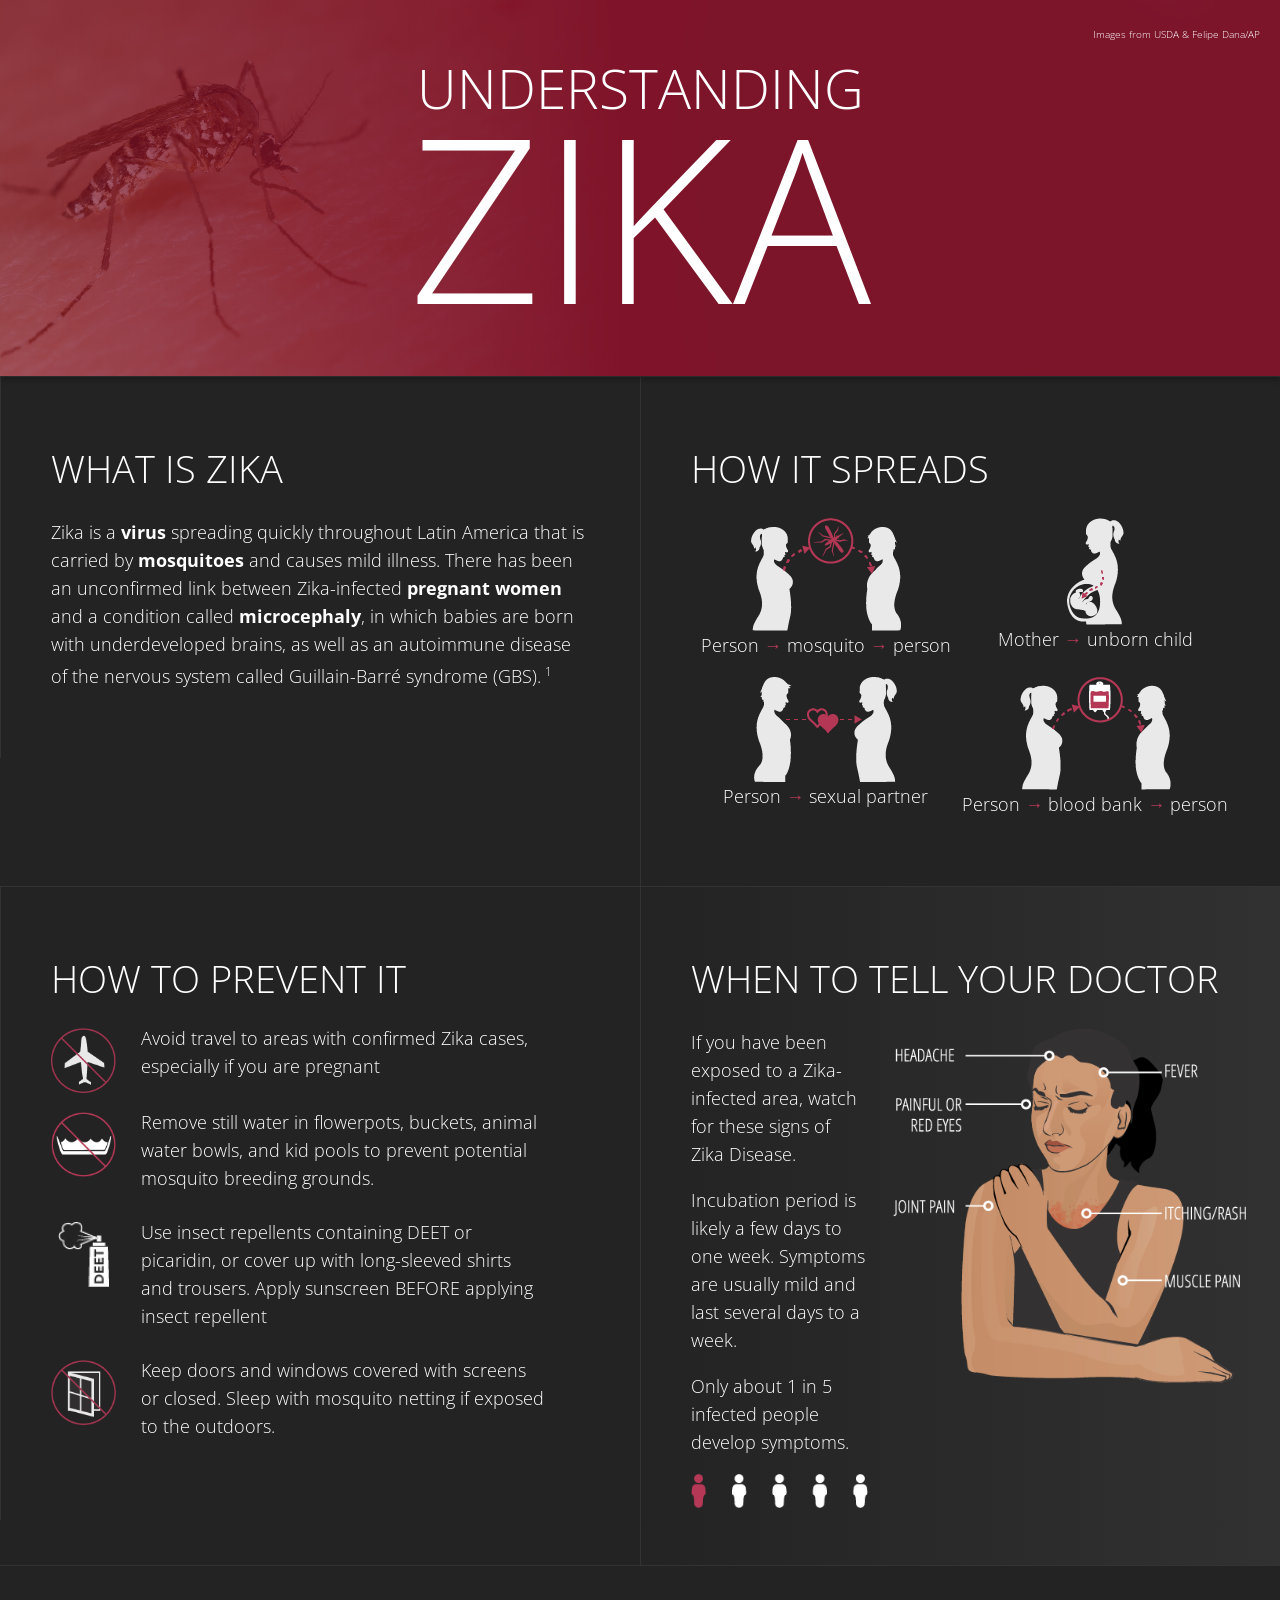
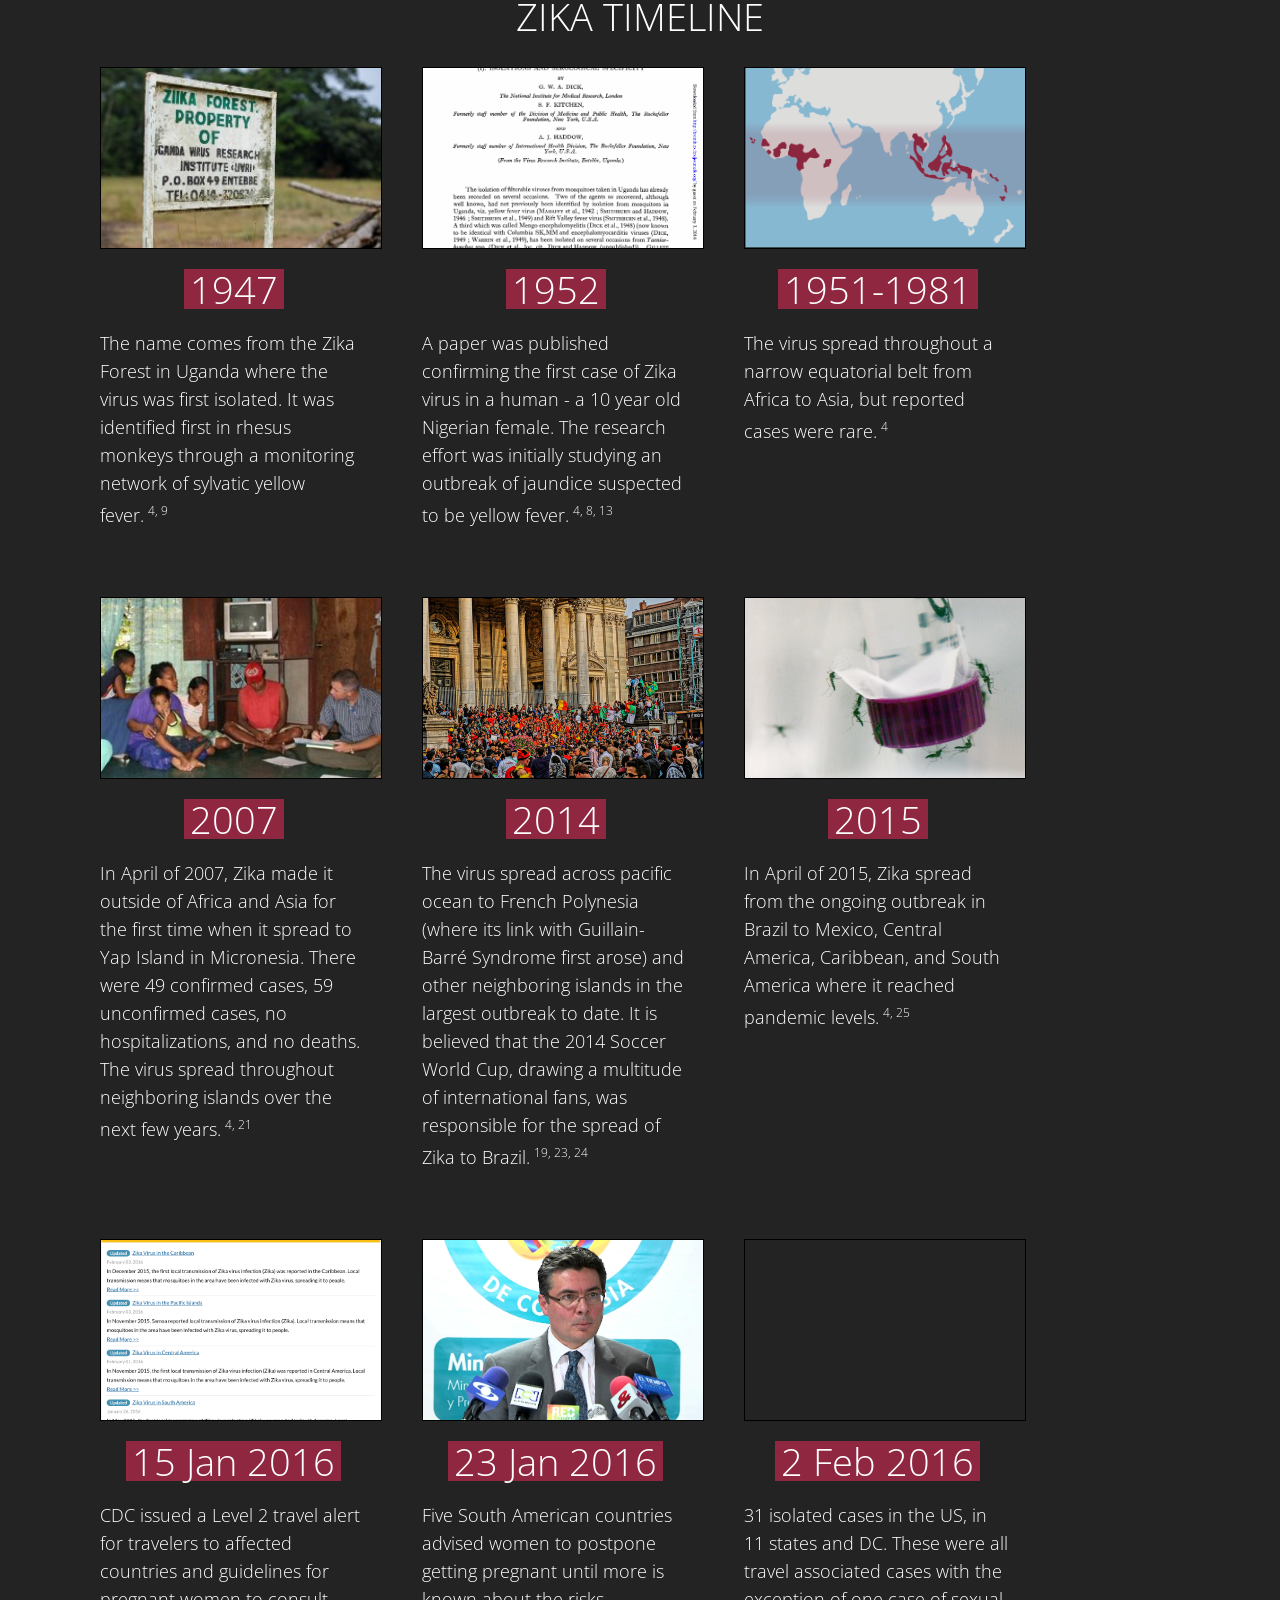
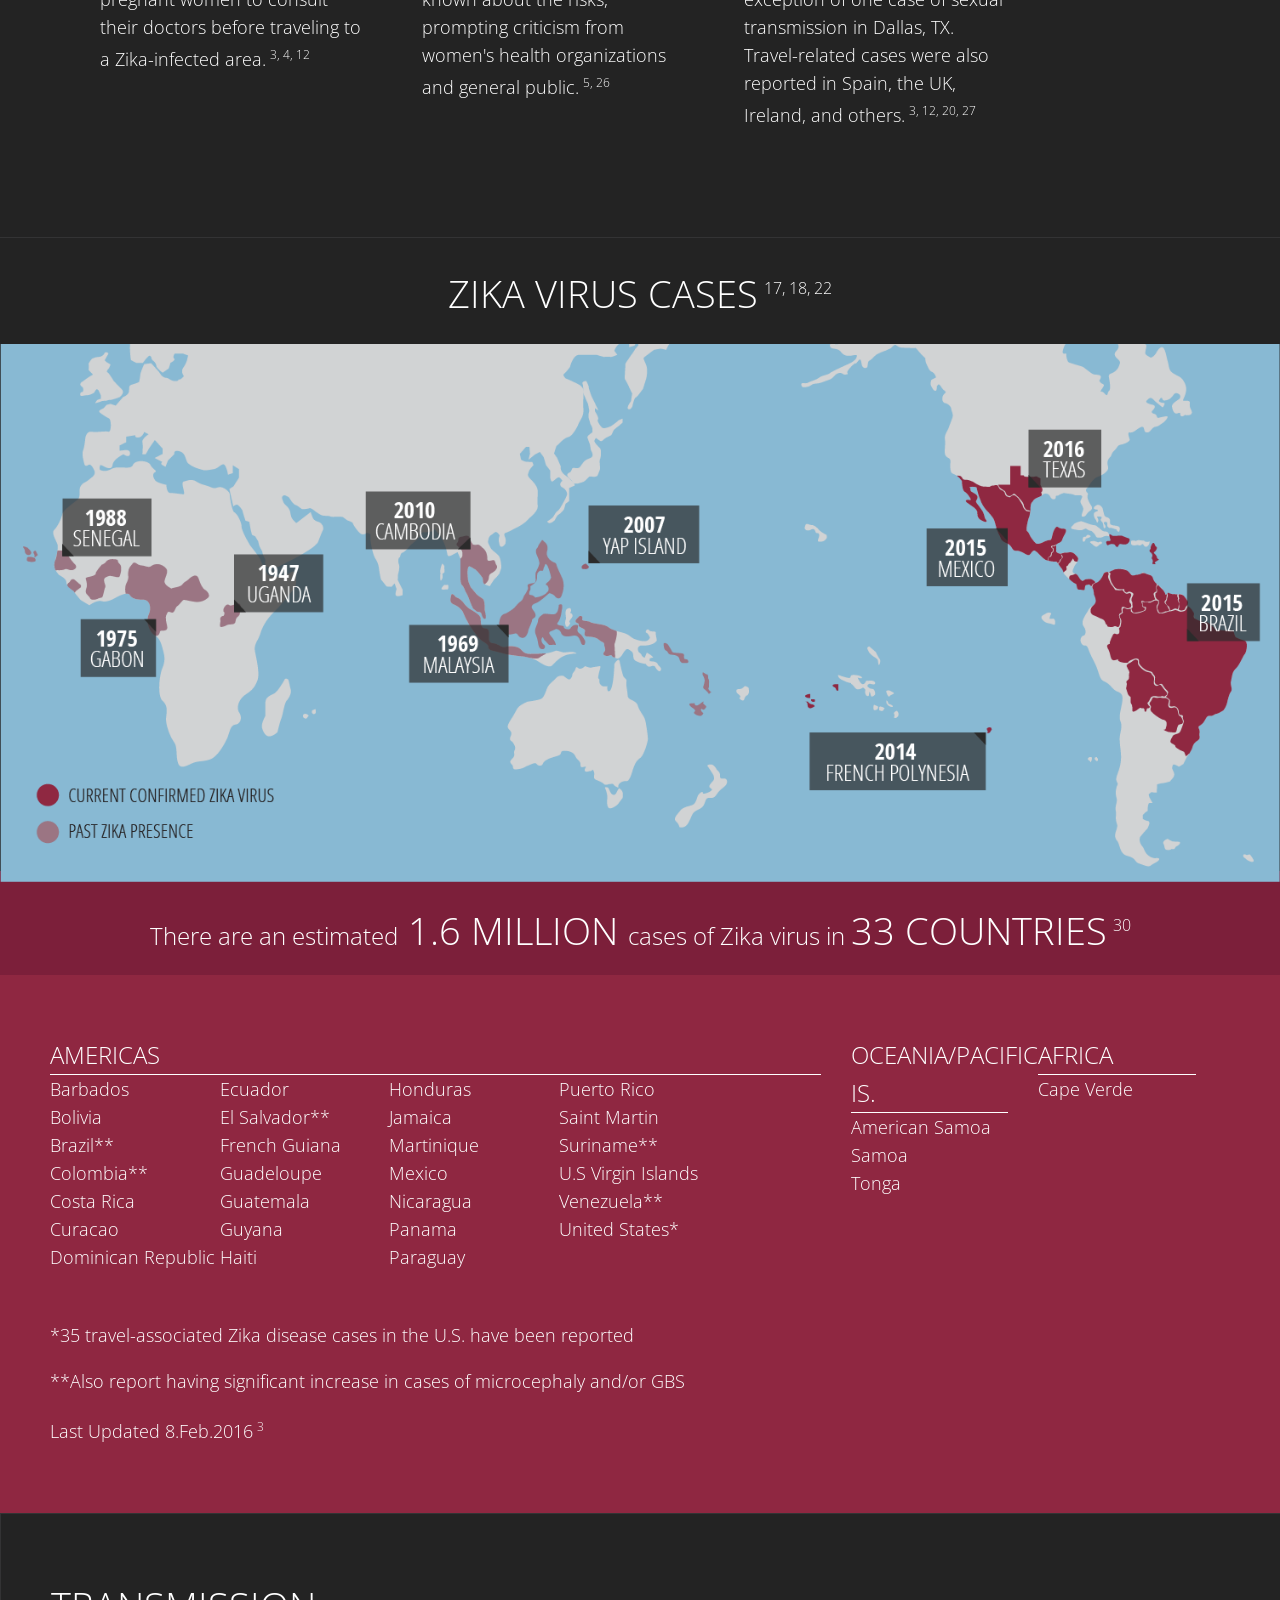
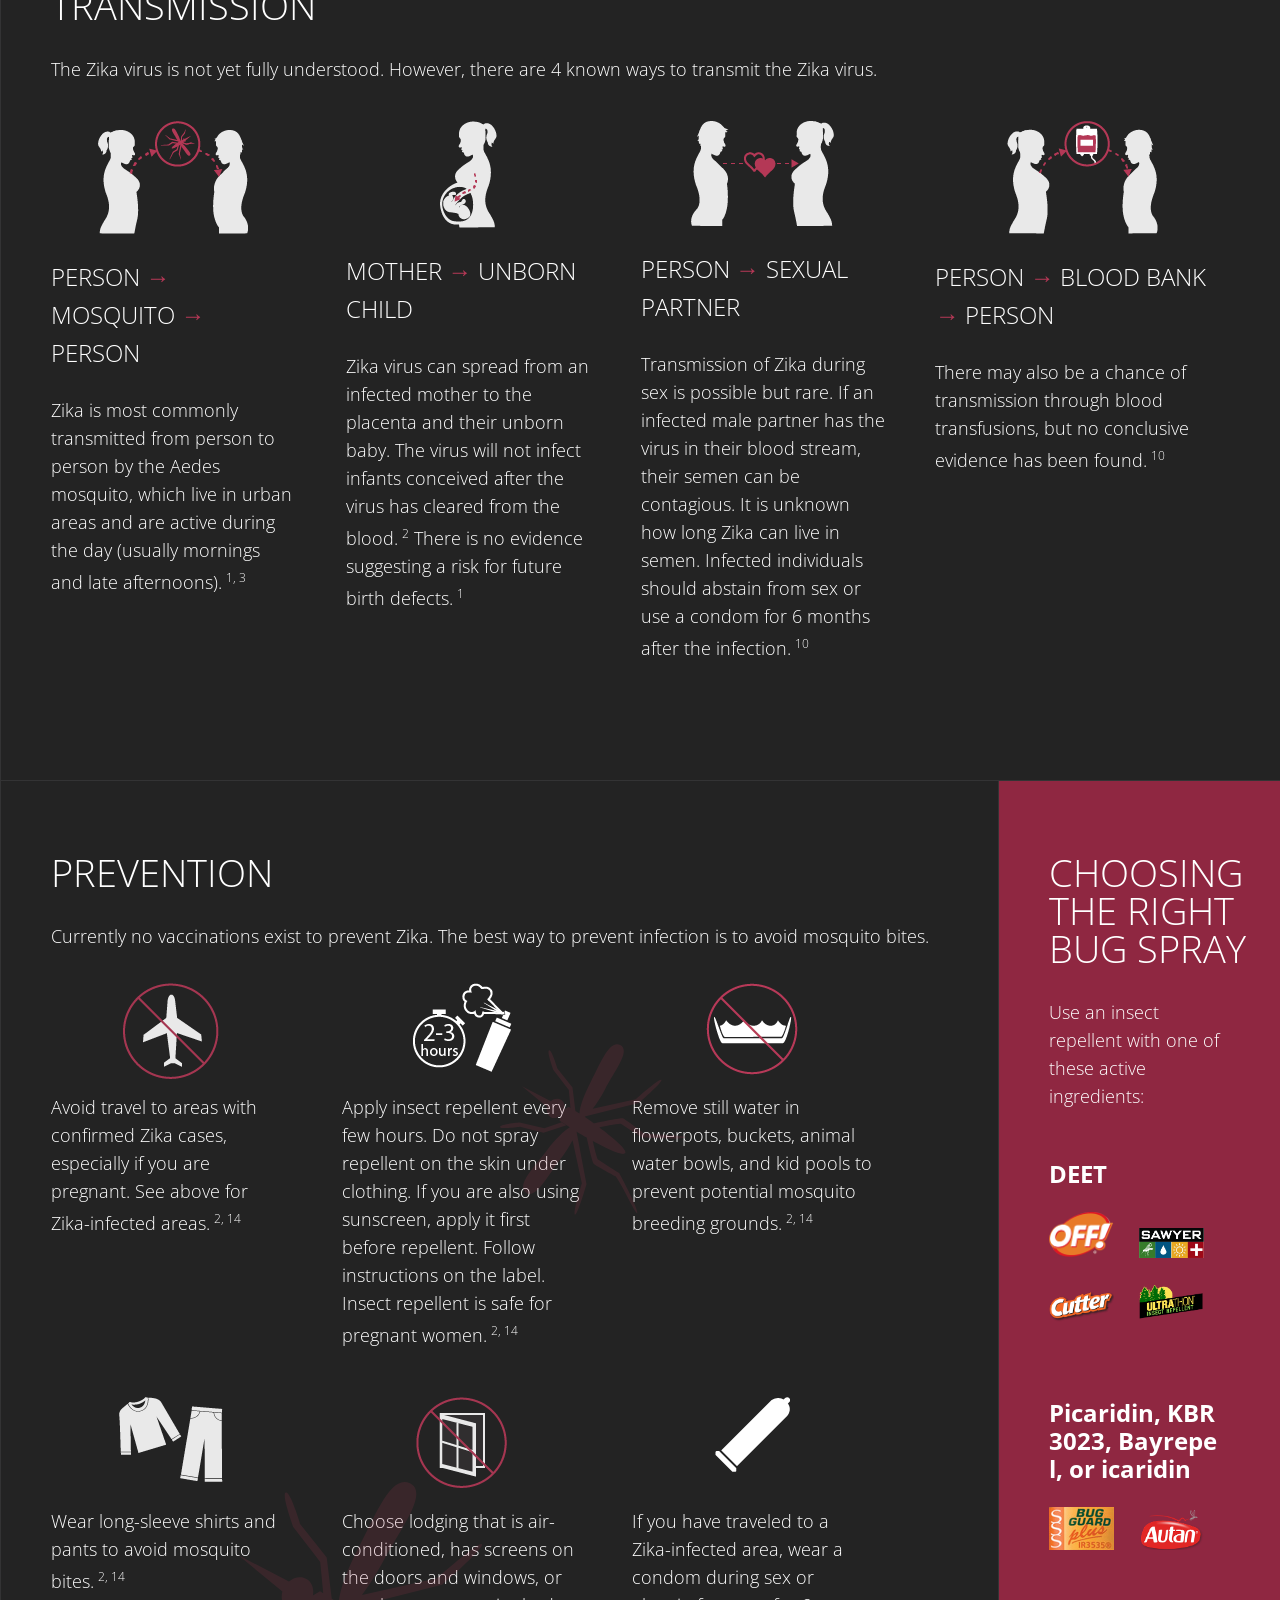
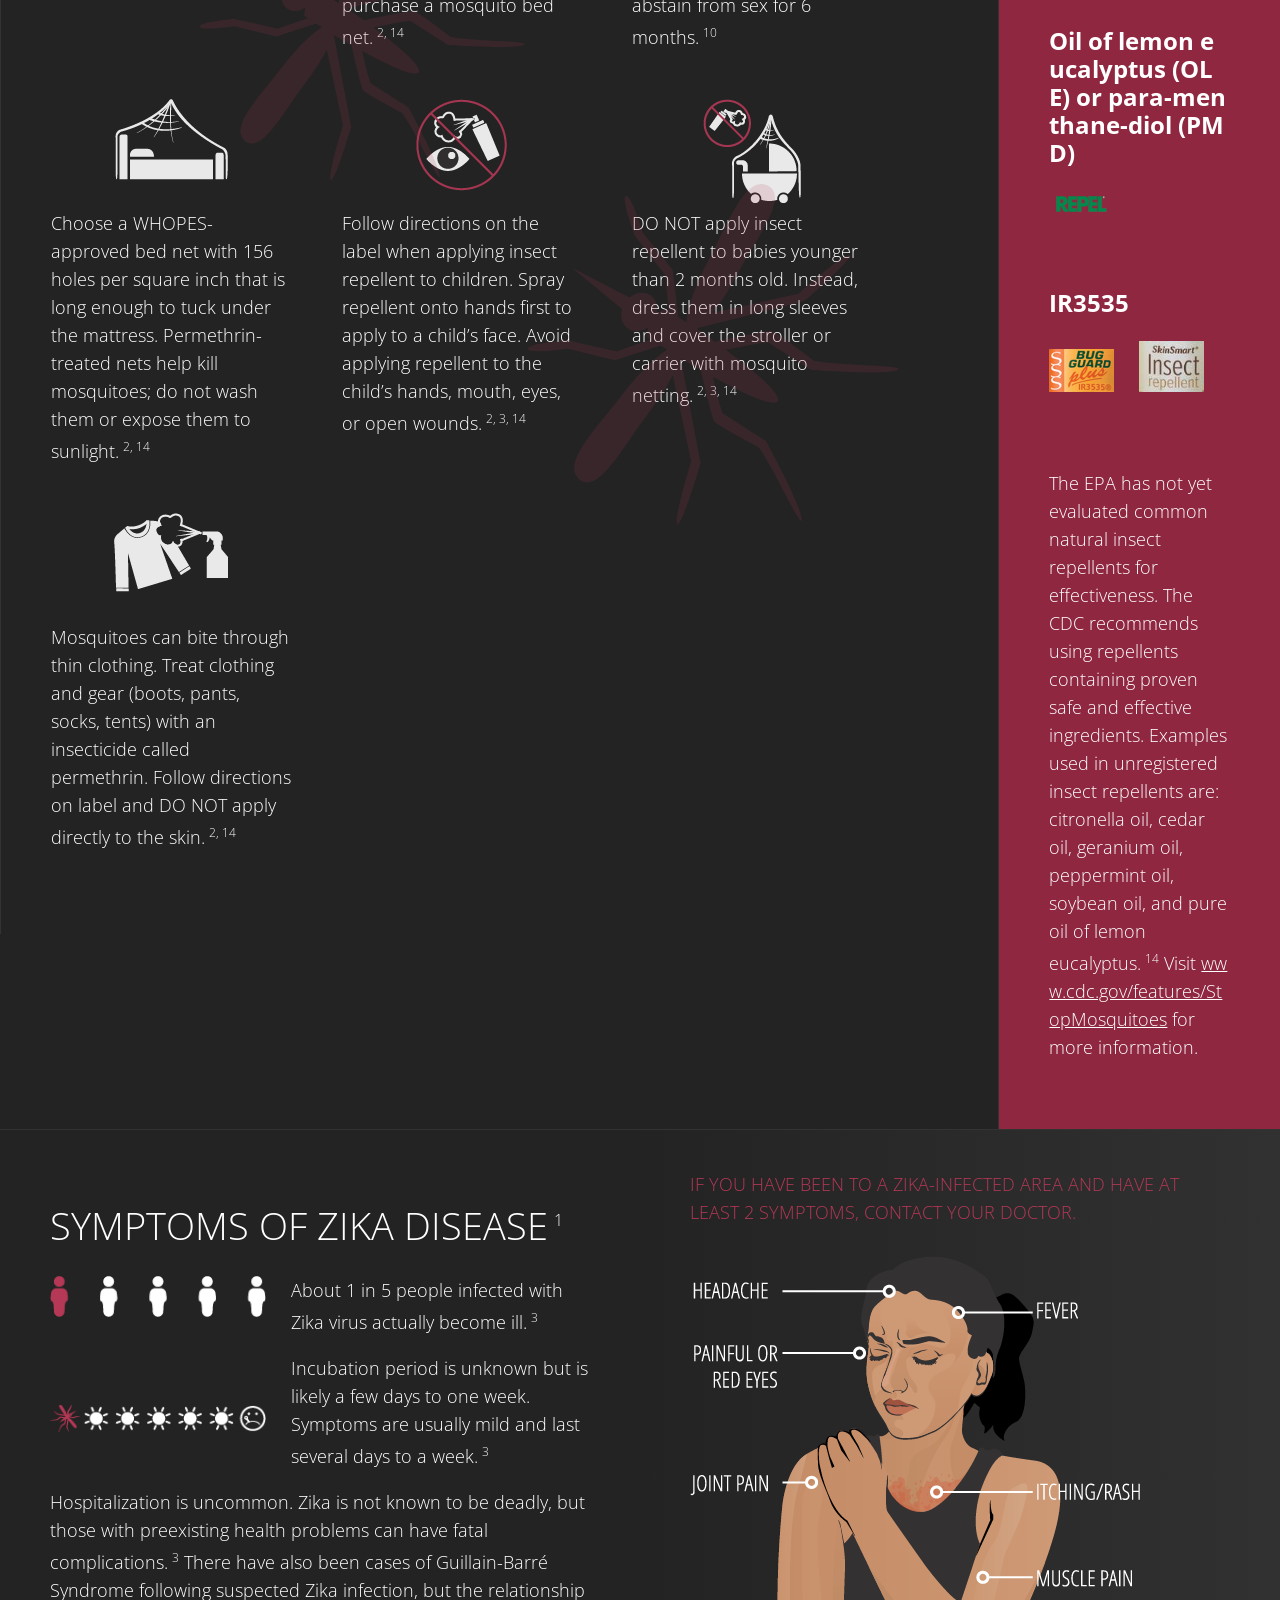
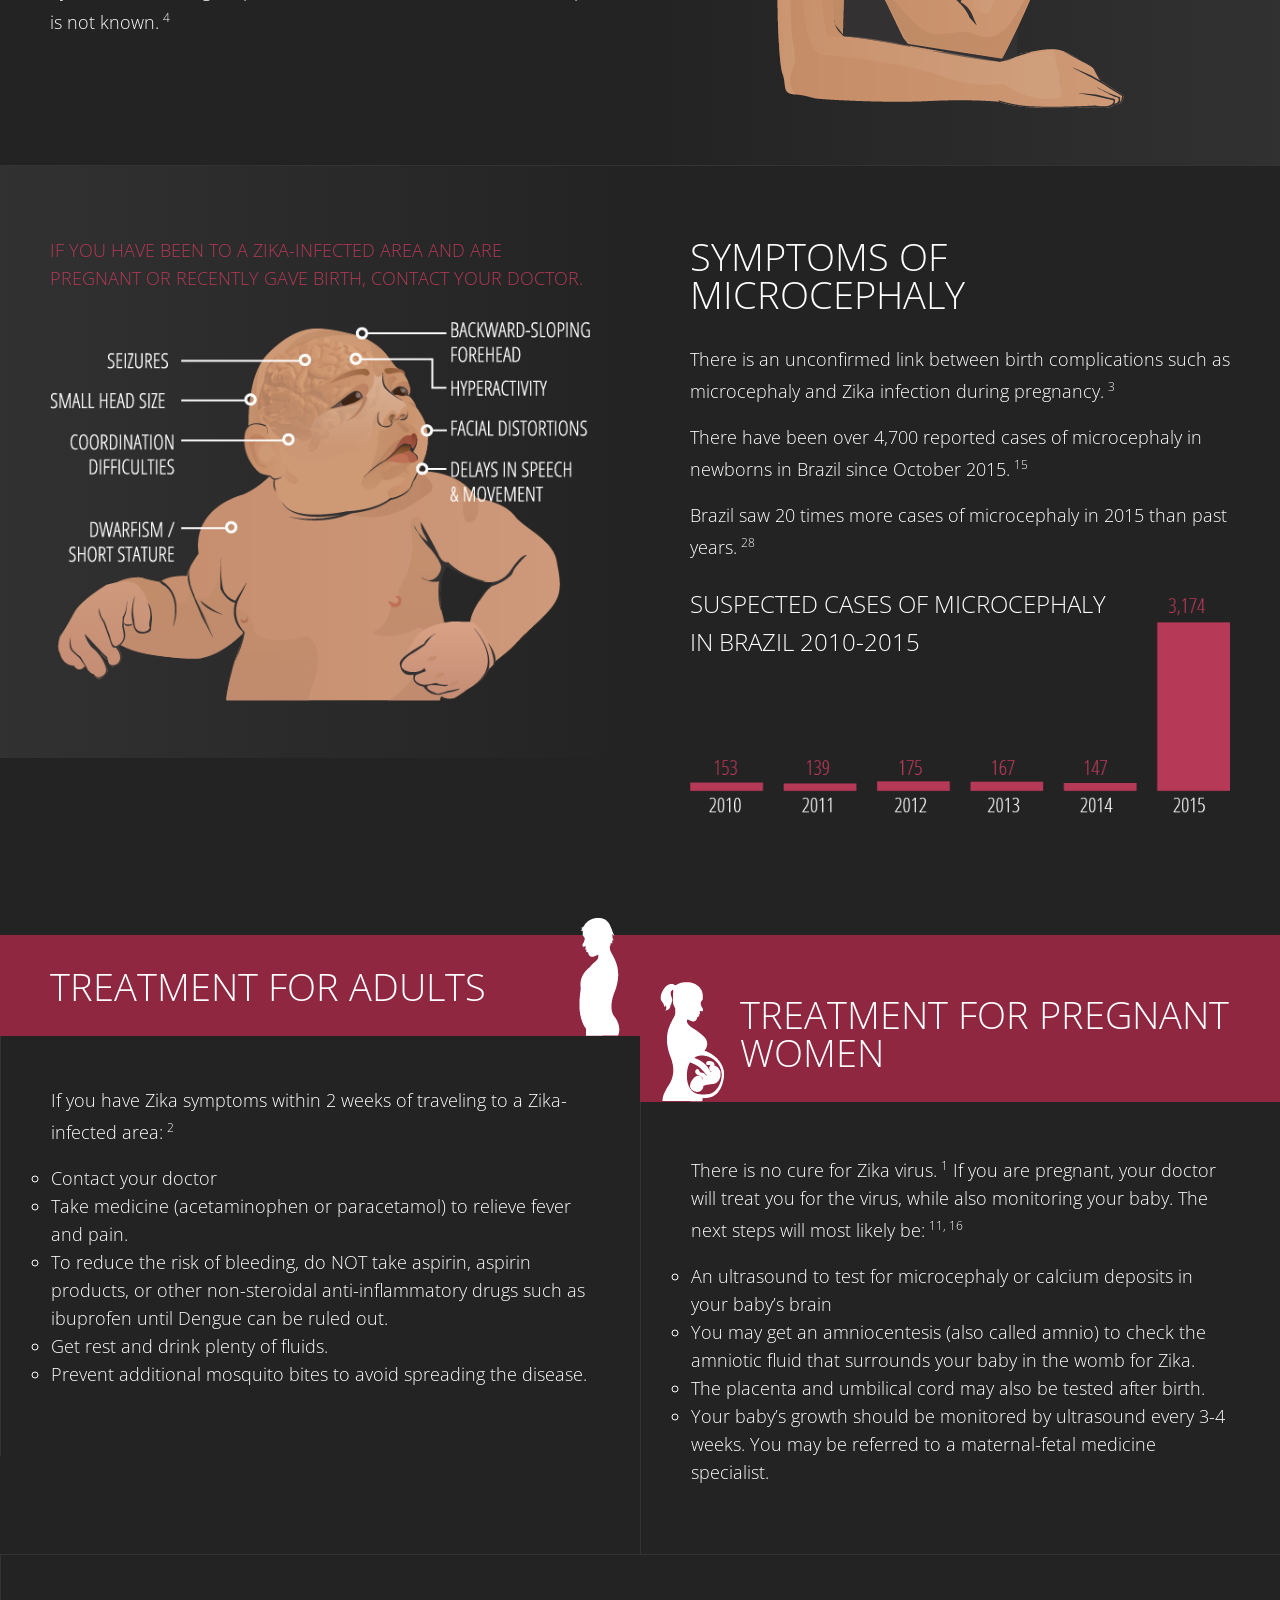
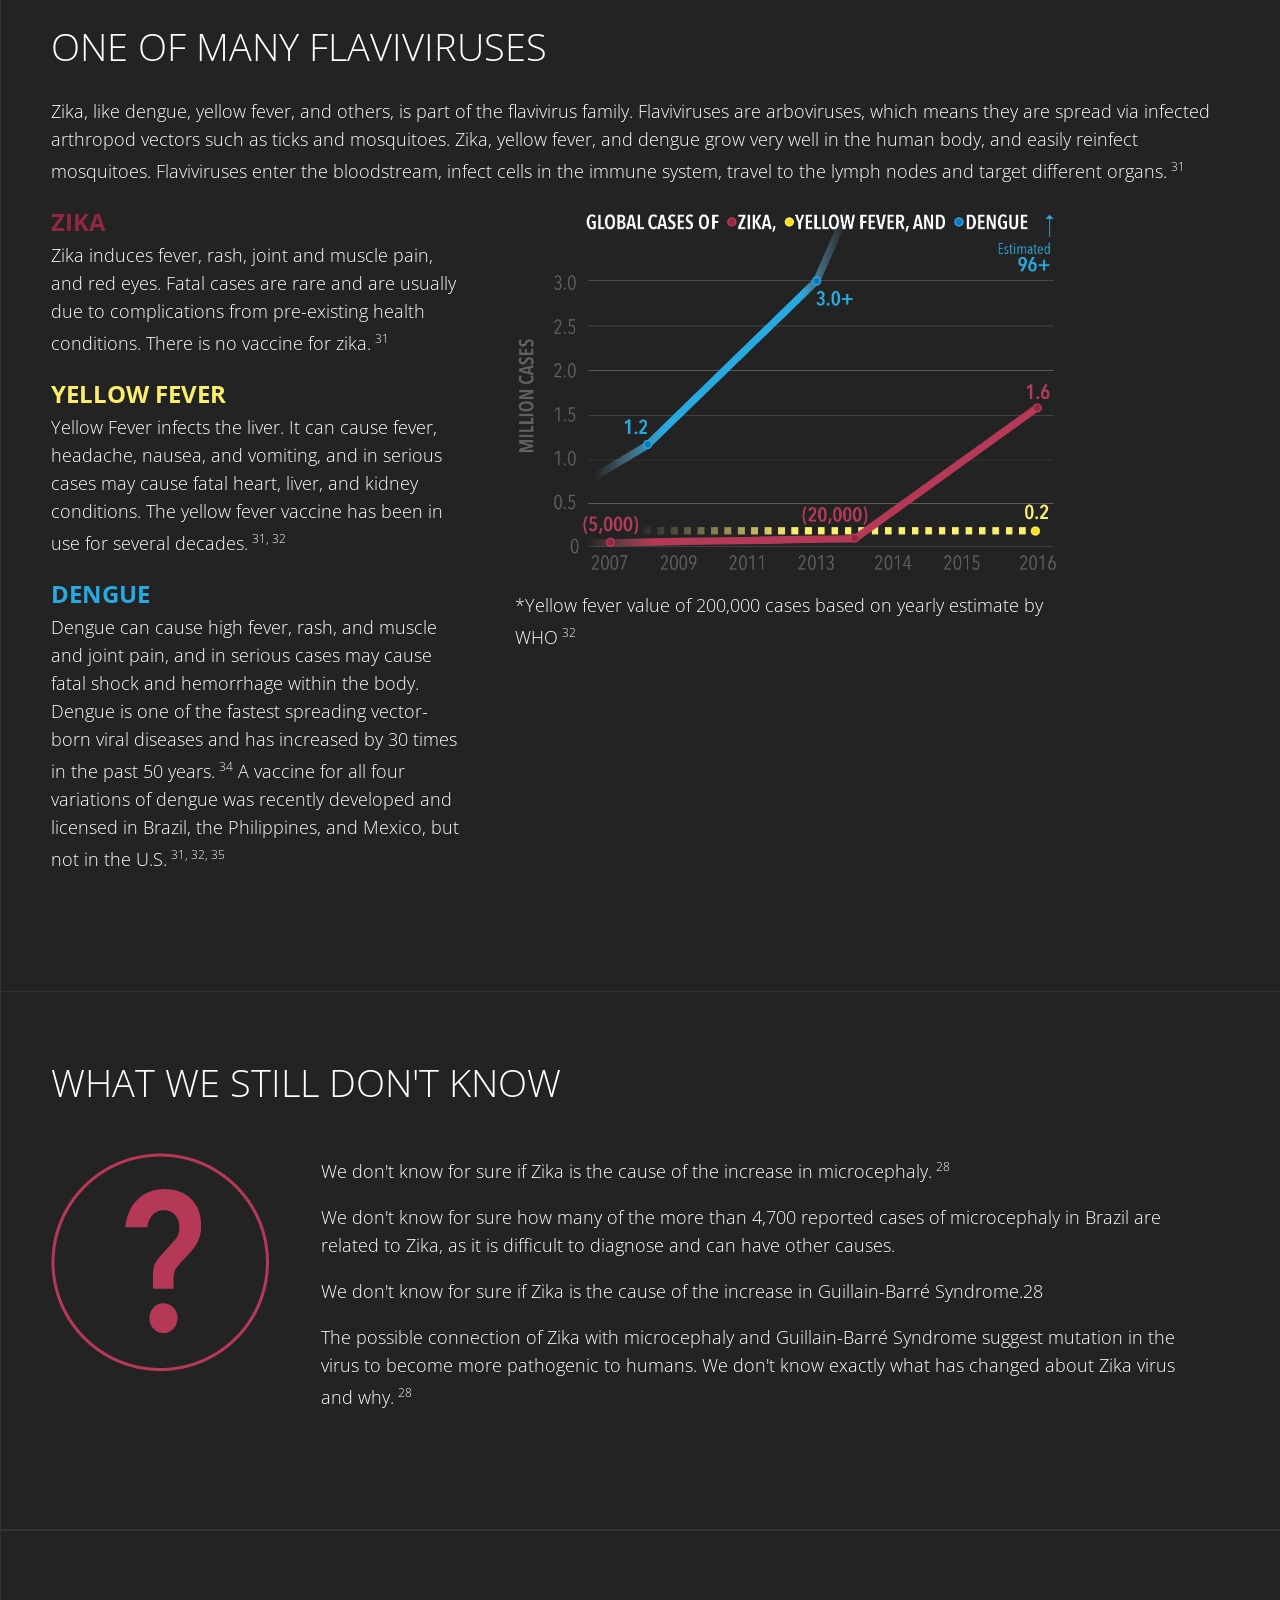
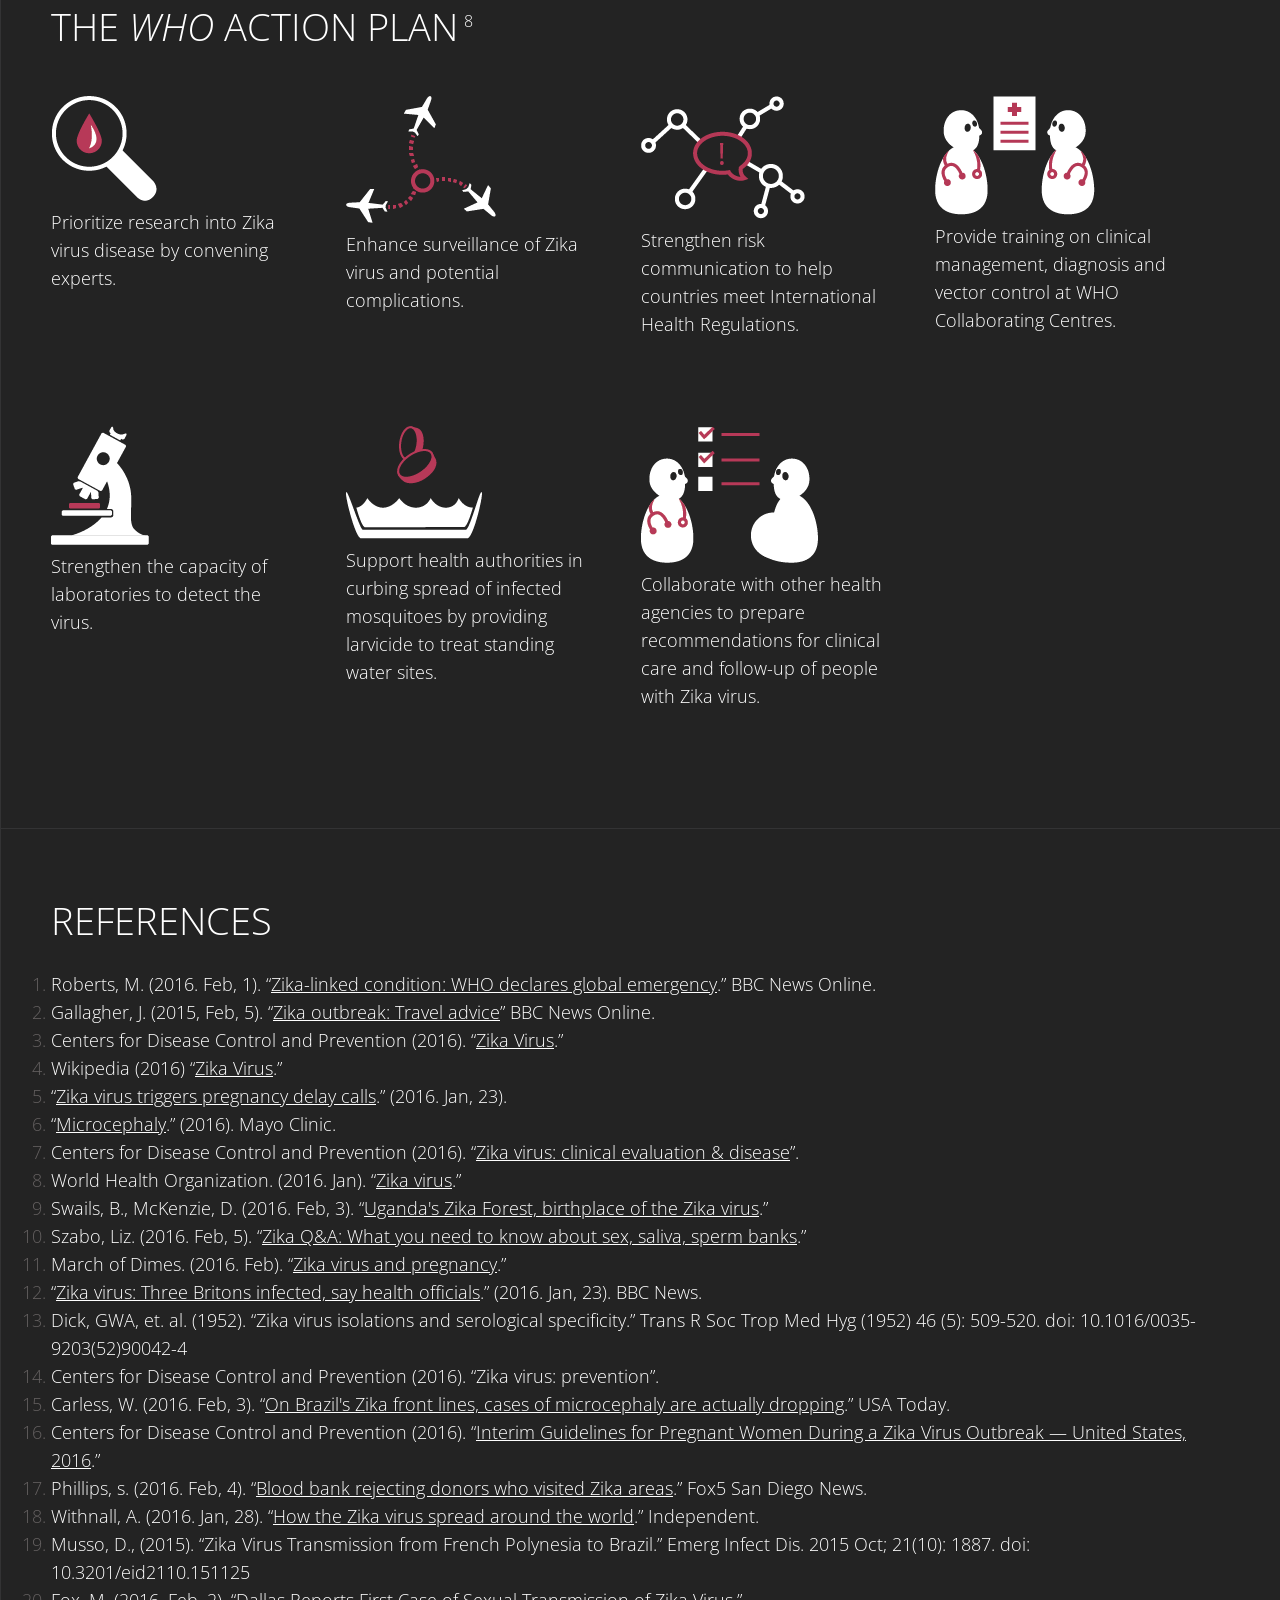
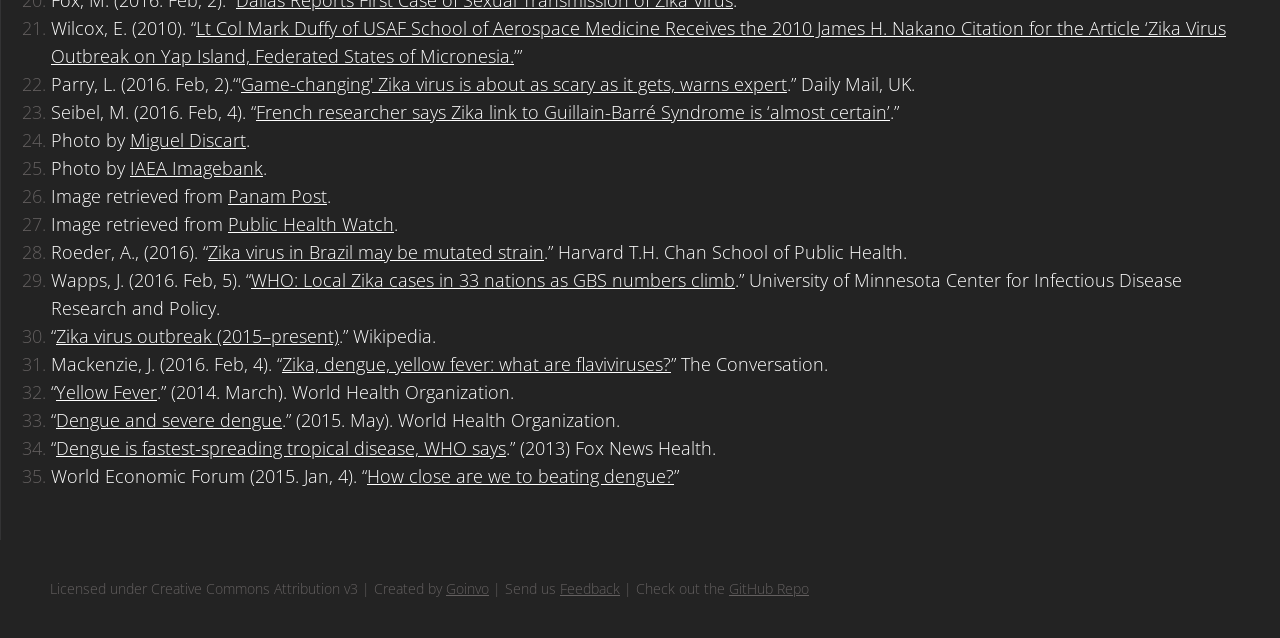
<file: index.html>
<!DOCTYPE html>
<html lang="en-US">
<head>
	<meta http-equiv="Content-Type" content="text/html; charset=UTF-8"> 
	<title>Understanding Zika</title>
	<meta name="description" content="A visual guide to understanding the Zika virus.">
	<meta name="keywords" content="zika,virus,flavivirus,understanding zika virus,mosquito,mosquito-borne">
	<meta name="author" content="Involution Studios">

	<meta name="twitter:card" content="summary_large_image">
	<meta name="twitter:creator" content="@goinvo">
	<meta name="twitter:title" content="Understanding Zika">
	<meta name="twitter:url" content="http://understandingzika.org/">
	<meta name="twitter:description" content="A visual guide to the #Zika virus.">
	<meta name="twitter:image" content="http://understandingzika.org/assets/images/zika-twitter-card.jpg">

	<meta name="viewport" content="initial-scale=1, width=device-width">
  
  	<link href='https://fonts.googleapis.com/css?family=Open+Sans:300,700' rel='stylesheet' type='text/css'>
	<link href='https://fonts.googleapis.com/css?family=Open+Sans+Condensed:300,700' rel='stylesheet' type='text/css'>
	<link rel="stylesheet" href="./assets/css/zika.css" media="screen">
</head>

<body>
	<div class="container">
		<nav>
			<div class="menu">
				<ul>
					<li id="expand">&equiv; </li>
					<li id="page-title">ZIKA</li>
					<li><a href="#what-is-zika">Overview</a></li>
					<li><a href="#where-is-zika">Infected Areas</a></li>
					<li><a href="#transmission">Transmission</a></li>
					<li><a href="#prevention">Prevention</a></li>
					<li><a href="#zika-symptoms">Symptoms</a></li>
					<li><a href="#treatments">Treatment</a></li>
					<li><a href="#action-plan">Action Plan</a></li>
					<li><a href="./understanding_zika.pdf" target="blank">Download</a></li>
					<li><a href="mailto:zika@goinvo.com?subject=Feedback for Understanding Zika">Feedback</a></li>
				</ul>
			</div>
			<!--<div class="providers"><a href="http://www.cdc.gov/mmwr/volumes/65/wr/mm6502e1.htm">For Healthcare Providers</a></div>-->
		</nav>

		<div class="header">
			<h1 class="title"><span id="title-understanding">Understanding</span> <span id="title-zika">Zika</span></h1>
			<div class="header-note">Images from USDA &amp; Felipe Dana/AP</div>
		</div>

		<div class="article">
			<div class="row">
				<div class="column one-half" id="what-is-zika">
					<h2>What is Zika</h2>
					<p>Zika is a <strong>virus</strong> spreading quickly throughout Latin America that is carried by <strong>mosquitoes</strong> and causes mild illness. There has been an unconfirmed link between Zika-infected <strong>pregnant women</strong> and a condition called <strong>microcephaly</strong>, in which babies are born with underdeveloped brains, as well as an autoimmune disease of the nervous system called Guillain-Barr&eacute; syndrome (GBS).<sup><a href="#ref-1">1</a></sup></p>
				</div><!--end #what-is-->
				<div class="column one-half" id="spread">
					<h2>How it Spreads</h2>
					<div class="row">
						<div class="way_spread column one-half">
							<div class="image">
								<img src="./assets/images/spread-mosquito.png" alt="person to mosquito to person" class="scale-with-grid">
							</div>
							<p>Person <span class="arrow">&rarr;</span> mosquito <span class="arrow">&rarr;</span> person</p>
						</div>
						<div class="way_spread column one-half">
							<div class="image">
								<img src="./assets/images/spread-mother.png" alt="mother to unborn child"  class="scale-with-grid">
							</div>
							<p>Mother <span class="arrow">&rarr;</span> unborn child</p>
						</div>
					</div>
					<div class="row">
						<div class="way_spread column one-half">
							<div class="image">
								<img src="./assets/images/spread-partner.png" alt="person to partner" class="scale-with-grid">
							</div>
							<p>Person <span class="arrow">&rarr;</span> sexual partner</p>
						</div>
						<div class="way_spread column one-half">
							<div class="image">
								<img src="./assets/images/spread-bloodbank.png" alt="person to partner" class="scale-with-grid">
							</div>
							<p>Person <span class="arrow">&rarr;</span> blood bank <span class="arrow">&rarr;</span> person</p>
						</div>
					</div>
				</div><!--end spread-->
			</div> <!--end row 1 -->
			
			<div class="row">
				<div class="column one-half" id="overview-prevent">
					<h2>How to Prevent it</h2>
					<ul>
						<li id="prevent-travel">
							<div class="image">
								<img src="./assets/images/prevent-travel-2.png" alt="avoid travel">
							</div> 
							<p class="description">Avoid travel to areas with confirmed Zika cases, especially if you are pregnant</p>
						</li>
						<li id="prevent-longsleeves">
							<div class="image">
								<img src="./assets/images/emptywater.png" alt="longsleeved shirt">
							</div> 
							<p class="description">Remove still water in flowerpots, buckets, animal water bowls, and kid pools to prevent potential mosquito breeding grounds.</p>
						</li>
						<li id="prevent-bugspray">
							<div class="image">
								<img src="./assets/images/prevent-bugspray.png" alt="bugspray">
							</div> 
							<p class="description">Use insect repellents containing DEET or picaridin, or cover up with long-sleeved shirts and trousers. Apply sunscreen BEFORE applying insect repellent</p>
						</li>
						<li id="prevent-close">
							<div class="image">
								<img src="./assets/images/prevent-close-2.png" alt="no open windows">
							</div> 
							<p class="description">Keep doors and windows covered with screens or closed. Sleep with mosquito netting if exposed to the outdoors.</p>
						</li>
					</ul>
				</div><!-- end #prevent -->
				
				<div class="column one-half" id="signs">
					<h2>When to Tell Your Doctor</h2>
					<div class="text">
						<p>If you have been exposed to a Zika-infected area, watch for these signs of Zika Disease.</p>
						<p>Incubation period is likely a few days to one week. Symptoms are usually mild and last several days to a week.</p>
						<p>Only about 1 in 5 infected people develop symptoms.</p>
						<img src="./assets/images/1in5.png" alt="1 in 5 infected people" class="scale-with-grid">
					</div>
					<div class="signs-image">
						<img src="./assets/images/zika-symptoms.png" alt="headache, fever, painful or red eyes, joint pain, itching/rash, muscle pain" class="scale-with-grid">
					</div>
				</div><!--end signs-->
			</div> <!--end row 2 -->

			<div class="row" id="timeline">	
					<h2>Zika Timeline</h2>
					<ul>
						<li>
							<div class="timeline-image">
								<img src="./assets/images/1947-zika-forest.jpg" alt="Zika Forest in Uganda" class="scale-with-grid">
							</div>
							<span class="year">1947</span>
							<div class="description">
								<p>The name comes from the Zika Forest in Uganda where the virus was first isolated. It was identified first in rhesus monkeys through a monitoring network of sylvatic yellow fever.<sup><a href="#ref-4">4</a>, <a href="#ref-9">9</a></sup></p>
							</div>
						</li>
						<li>
							<div class="timeline-image">
								<img src="./assets/images/1952-first-case-zika.png" alt="Research paper by GWA, Dick et. al isolating first human case of Zika" class="scale-with-grid">
							</div>
							<span class="year">1952</span>
							<div class="description">
								<p>A paper was published confirming the first case of Zika virus in a human - a 10  year old Nigerian female. The research effort was initially studying an outbreak of jaundice suspected to be yellow fever.<sup><a href="#ref-4">4</a>, <a href="#ref-8">8</a>, <a href="#ref-13">13</a></sup></p>
							</div>
						</li>
						<li>
							<div class="timeline-image">
								<img src="./assets/images/1951-map.png" alt="Global map with parts of Africa and Asia highlighted" class="scale-with-grid">
							</div>
							<span class="year">1951-1981</span>
							<div class="description">
								<p>The virus spread throughout a narrow equatorial belt from Africa to Asia, but reported cases were rare.<sup><a href="#ref-4">4</a></sup></p>
							</div>
						</li>
						<li>
							<div class="timeline-image">
								<img src="./assets/images/2007-yap-island-outbreak.jpg" alt="Air Force photo - Mark Duffy interviews family on Yap Island investigaing Zika outbreak" class="scale-with-grid">
							</div>
							<span class="year">2007</span>
							<div class="description">
								<p>In April of 2007, Zika made it outside of Africa and Asia for the first time when it spread to Yap Island in Micronesia. There were 49 confirmed cases, 59 unconfirmed cases, no hospitalizations, and no deaths. The virus spread throughout neighboring islands over the next few years.<sup><a href="#ref-4">4</a>, <a href="#ref-21">21</a></sup></p>
							</div>
						</li>
						<li>
							<div class="timeline-image">
								<img src="./assets/images/2014-world-cup.jpg" alt="Miguel Discart - 2014 world cup fans gather in the street" class="scale-with-grid">
							</div>
							<span class="year">2014</span>
							<div class="description">
								<p>The virus spread across pacific ocean to French Polynesia (where its link with Guillain-Barr&eacute; Syndrome first arose) and other neighboring islands in the largest outbreak to date. It is believed that the 2014 Soccer World Cup, drawing a multitude of international fans, was responsible for the spread of Zika to Brazil.<sup><a href="#ref-19">19</a>, <a href="#ref-23">23</a>, <a href="#ref-24">24</a></sup></p>
							</div>
						</li>
						<li>
							<div class="timeline-image">
								<img src="./assets/images/2015-zika-mosquitoes.jpg" alt="IAEA Imagebank - Zika-carrying mosquitoes are studied in Brazil" class="scale-with-grid">
							</div>
							<span class="year">2015</span>
							<div class="description">
								<p>In April of 2015, Zika spread from the ongoing outbreak in Brazil to Mexico, Central America, Caribbean, and South America where it reached pandemic levels.<sup><a href="#ref-4">4</a>, <a href="#ref-25">25</a></sup></p>
							</div>
						</li>
						<li>
							<div class="timeline-image">
								<img src="./assets/images/level2alert.png" alt="level 2 alert" class="scale-with-grid">
							</div>
							<span class="year">15 Jan 2016</span>
							<div class="description">
								<p>CDC issued a Level 2 travel alert for travelers to affected countries and guidelines for pregnant women to consult their doctors before traveling to a Zika-infected area.<sup><a href="#ref-3">3</a>, <a href="#ref-4">4</a>, <a href="#ref-12">12</a></sup></p>
							</div>
						</li>
						<li>
							<div class="timeline-image">
								<img src="./assets/images/2016-minister-gaviria.jpg" alt="Health Minister Alejandro Gaviria, one leader from Columbia who suggests a delay in pregnancy" class="scale-with-grid">
							</div>
							<span class="year">23 Jan 2016</span>
							<div class="description">
								<p>Five South American countries advised women to postpone getting pregnant until more is known about the risks, prompting criticism from women's health organizations and general public.<sup><a href="#ref-5">5</a>, <a href="#ref-26">26</a></sup></p>
							</div>
						</li>
						<li>
							<div class="timeline-image">
								<!-- <img src="" alt="" class="scale-with-grid"> -->
							</div>
							<span class="year">2 Feb 2016</span>
							<div class="description">
								<p>31 isolated cases in the US, in 11 states and DC. These were all travel associated cases with the exception of one case of sexual transmission in Dallas, TX. Travel-related cases were also reported in Spain, the UK, Ireland, and others.<sup><a href="#ref-3">3</a>, <a href="#ref-12">12</a>, <a href="#ref-20">20</a>, <a href="#ref-27">27</a></sup></p>
							</div>
						</li>
					</ul>
				
			</div><!--end timeline row-->

			<div class="row" id="where-is-zika">
				<div id="traveled">
					<h2>Zika Virus Cases<sup><a href="#ref-17">17</a>, <a href="#ref-18">18</a>, <a href="#ref-22">22</a></sup></h2>
					<img src="./assets/images/map.png" longdesc="Uganda in 1947, Gabon in 1975, Senegal in 1988, Malaysia in 1969, Yap Island in 2007, Cambodia in 2010, French Polynesia in 2014, Mexico in 2015, Brazil in 2015, and Texas in 2016" class="scale-with-grid">
				</div>
				<div id="now">
					<div id="where-list">
						<h2><span class="no-caps">There are an estimated</span> 1.6 Million <span class="no-caps">cases of Zika virus in </span>33 Countries<sup><a href="#ref-30">30</a></sup></h2>
						<div class="row">
							<div id="americas" class="columns eight">
								<h3>Americas</h3>
								<ul class="columns three">
									<li>Barbados</li>
									<li>Bolivia</li>
									<li>Brazil**</li>
									<li>Colombia**</li>
									<li>Costa Rica</li>
									<li>Curacao</li>
									<li>Dominican Republic</li>
								</ul>
								<ul class="columns three">
									<li>Ecuador</li>
									<li>El Salvador**</li>
									<li>French Guiana</li>
									<li>Guadeloupe</li>
									<li>Guatemala</li>
									<li>Guyana</li>
									<li>Haiti</li>
								</ul>
								<ul class="columns three">
									<li>Honduras</li>
									<li>Jamaica</li>
									<li>Martinique</li>
									<li>Mexico</li>
									<li>Nicaragua</li>
									<li>Panama</li>
									<li>Paraguay</li>
								</ul>
								<ul class="columns three">
									<li>Puerto Rico</li>
									<li>Saint Martin</li>
									<li>Suriname**</li>
									<li>U.S Virgin Islands</li>
									<li>Venezuela**</li>
									<li>United States*</li>
								</ul>
							</div>
							<div id="pacific" class="columns two">
								<h3>Oceania/Pacific Is.</h3>
								<ul>
									<li>American Samoa</li>
									<li>Samoa</li>
									<li>Tonga</li>
								</ul>
							</div>
							<div id="africa" class="columns two">
								<h3>Africa</h3>
								<ul>
									<li>Cape Verde</li>
								</ul>
							</div>
						</div>
						<div class="row">
							<p>*35 travel-associated Zika disease cases in the U.S. have been reported</p>
							<p>**Also report having significant increase in cases of microcephaly and/or GBS</p>
							<p class="updated">Last Updated 8.Feb.2016<sup><a href="#ref-3">3</a></sup></p>
						</div>
					</div>
				</div>
			</div> <!--end row 3 / #where -->

			<div class="row">
				<div class="column" id="transmission">
					<h2>Transmission</h2>
					<p>The Zika virus is not yet fully understood. However, there are 4 known ways to transmit the Zika virus.</p>
					<div class="row">
						<div class="way_spread columns three">
							<div class="image">
								<img src="./assets/images/spread-mosquito.png" alt="person to mosquito to person" class="scale-with-grid">
							</div>
							<h3>Person <span class="arrow">&rarr;</span> mosquito <span class="arrow">&rarr;</span> person</h3>
							<p>Zika is most commonly transmitted from person to person by the Aedes mosquito, which live in urban areas and are active during the day (usually mornings and late afternoons).<sup><a href="#ref-1">1</a>, <a href="#ref-3">3</a></sup></p>
						</div>
						<div class="way_spread columns three">
							<div class="image">
								<img src="./assets/images/spread-mother.png" alt="mother to unborn child"  class="scale-with-grid">
							</div>
							<h3>Mother <span class="arrow">&rarr;</span> unborn child</h3>
							<p>Zika virus can spread from an infected mother to the placenta and their unborn baby. The virus will not infect infants conceived after the virus has cleared from the blood.<sup><a href="#ref-2">2</a></sup> There is no evidence suggesting a risk for future birth defects.<sup><a href="#ref-1">1</a></sup></p>
						</div>

						<div class="way_spread columns three">
							<div class="image">
								<img src="./assets/images/spread-partner.png" alt="person to partner" class="scale-with-grid">
							</div>
							<h3>Person <span class="arrow">&rarr;</span> sexual partner</h3>
							<p>Transmission of Zika during sex is possible but rare. If an infected male partner has the virus in their blood stream, their semen can be contagious. It is unknown how long Zika can live in semen. Infected individuals should abstain from sex or use a condom for 6 months after the infection.<sup><a href="#ref-10">10</a></sup></p>
						</div>
						<div class="way_spread columns three">
							<div class="image">
								<img src="./assets/images/spread-bloodbank.png" alt="person to partner" class="scale-with-grid">
							</div>
							<h3>Person <span class="arrow">&rarr;</span> blood bank <span class="arrow">&rarr;</span> person</h3>
							<p>There may also be a chance of transmission through blood transfusions, but no conclusive evidence has been found.<sup><a href="#ref-10">10</a></sup></p>
						</div>
					</div>
				</div><!--end spread-->
			</div>

			<div class="row">
				<div class="column nine columns" id="prevention">
					<h2>Prevention</h2>
					<p id="vaccinations">Currently no vaccinations exist to prevent Zika. The best way to prevent infection is to avoid mosquito bites.</p>
					<div class="mosquito" id="mosquito-1"></div>
					<div class="mosquito" id="mosquito-2"></div>
					<div class="mosquito" id="mosquito-3"></div>
					<div class="row">
						<div class="column one-third" id="prevent-travel-2">
							<div class="image">
								<img src="./assets/images/prevent-travel-2.png" alt="avoid travel">
							</div>
							<p>Avoid travel to areas with confirmed Zika cases, especially if you are pregnant. See above for Zika-infected areas.<sup><a href="#ref-2">2</a>, <a href="#ref-14">14</a></sup></p>
						</div>
						<div class="column one-third" id="prevent-bugspray-2">
							<div class="image">
								<img src="./assets/images/prevent-bugspray-2.png" alt="apply spray every 2-3 hours">
							</div>
							<p>Apply insect repellent every few hours. Do not spray repellent on the skin under clothing. If you are also using sunscreen, apply it first before repellent. Follow instructions on the label. Insect repellent is safe for pregnant women.<sup><a href="#ref-2">2</a>, <a href="#ref-14">14</a></sup></p>
						</div>
						<div class="column one-third" id="prevent-spray-clothes">
							<div class="image">
								<img src="./assets/images/emptywater.png" alt="empty water">
							</div>
							<p>Remove still water in flowerpots, buckets, animal water bowls, and kid pools to prevent potential mosquito breeding grounds.<sup><a href="#ref-2">2</a>, <a href="#ref-14">14</a></sup></p>
						</div>
					</div>
					<div class="row">
						<div class="column one-third" id="prevent-longsleeves-2">
							<div class="image">
								<img src="./assets/images/prevent-longsleeves-2.png" alt="longsleeve shirt and pants">
							</div>
							<p>Wear long-sleeve shirts and pants to avoid mosquito bites.<sup><a href="#ref-2">2</a>, <a href="#ref-14">14</a></sup></p>
						</div>
						<div class="column one-third" id="prevent-close-2">
							<div class="image">
								<img src="./assets/images/prevent-close-2.png" alt="close door and windows">
							</div>
							<p>Choose lodging that is air-conditioned, has screens on the doors and windows, or purchase a mosquito bed net.<sup><a href="#ref-2">2</a>, <a href="#ref-14">14</a></sup></p>
						</div>
						<div class="column one-third" id="prevent-baby-net">
							<div class="image">
								<img src="./assets/images/wearcondom_360.png" alt="condom">
							</div>
							<p>If you have traveled to a Zika-infected area, wear a condom during sex or abstain from sex for 6 months.<sup><a href="#ref-10">10</a></sup></p>
						</div>
					</div>
					<div class="row">
						<div class="column one-third" id="prevent-net">
							<div class="image">
								<img src="./assets/images/prevent-net.png" alt="put mosqiuto netting on beds">
							</div>
							<p>Choose a WHOPES-approved bed net with 156 holes per square inch that is long enough to tuck under the mattress. Permethrin-treated nets help kill mosquitoes; do not wash them or expose them to sunlight.<sup><a href="#ref-2">2</a>, <a href="#ref-14">14</a></sup></p>
						</div>
						<div class="column one-third" id="prevent-directions">
							<div class="image">
								<img src="./assets/images/prevent-directions.png" alt="follow directions">
							</div>
							<p>Follow directions on the label when applying insect repellent to children. Spray repellent onto hands first to apply to a child’s face. Avoid applying repellent to the child’s hands, mouth, eyes, or open wounds.<sup><a href="#ref-2">2</a>, <a href="#ref-3">3</a>, <a href="#ref-14">14</a></sup></p>
						</div>
						<div class="column one-third" id="prevent-baby-net">
							<div class="image">
								<img src="./assets/images/prevent-baby-net.png" alt="put mosquito netting on carriers">
							</div>
							<p>DO NOT apply insect repellent to babies younger than 2 months old. Instead, dress them in long sleeves and cover the stroller or carrier with mosquito netting.<sup><a href="#ref-2">2</a>, <a href="#ref-3">3</a>, <a href="#ref-14">14</a></sup></p>
						</div>
					</div>
					<div class="row">
						<div class="column one-third" id="prevent-spray-clothes">
							<div class="image">
								<img src="./assets/images/prevent-spray-clothes.png" alt="spray clothes with bugspray">
							</div>
							<p>Mosquitoes can bite through thin clothing. Treat clothing and gear (boots, pants, socks, tents) with an insecticide called permethrin. Follow directions on label and DO NOT apply directly to the skin.<sup><a href="#ref-2">2</a>, <a href="#ref-14">14</a></sup></p>
						</div>
					</div>
				</div>
				<div class="column three columns" id="right-spray">
					<h2>Choosing the right bug spray</h2>
					<p>Use an insect repellent with one of these active ingredients:</p>
					<div class="sprays" id="deet">
						<h3>DEET</h3>
						<ul>
							<li class="spray-off"><img src="./assets/images/off.png" alt="off bug spray logo" class="scale-with-grid"></li>
							<li class="spray-sawyer"><img src="./assets/images/Sawyer-logo1.jpg" alt="sawyer logo" class="scale-with-grid"></li>
						</ul>
						<ul>
							<li class="spray-cutter"><img src="./assets/images/cutter.png" alt="cutter logo" class="scale-with-grid"></li>
							<li class="spray-ultrathon"><img src="./assets/images/ultrathon_logo.png" alt="ultrathon logo" class="scale-with-grid"></li>
						</ul>
					</div>
					<div class="sprays" id="picaridin">
						<h3>Picaridin, KBR 3023, Bayrepel, or icaridin</h3>
						<ul>
							<li class="spray-sss"><img src="./assets/images/sss.png" alt="sss logo" class="scale-with-grid"></li>
							<li class="spray-autan"><img src="./assets/images/autan_logo_m.png" alt="autan logo" class="scale-with-grid"></li>
						</ul>
					</div>
					<div class="sprays" id="eucalyptus">
						<h3>Oil of lemon eucalyptus (OLE) or para-menthane-diol (PMD)</h3>
						<ul>
							<li class="spray-repel"><img src="./assets/images/repel-logo.png" alt="repel logo" class="scale-with-grid"></li>
						</ul>
					</div>
					<div class="sprays" id="ir3535">
						<h3>IR3535</h3>
						<ul>
							<li class="spray-sss"><img src="./assets/images/sss.png" alt="sss logo" class="scale-with-grid"></li>
							<li class="spray-skinsmart"><img src="./assets/images/skinsmart.png" alt="skinsmart logo" class="scale-with-grid"></li>
						</ul>
					</div>
					<p>The EPA has not yet evaluated common natural insect repellents for effectiveness. The CDC recommends using repellents containing proven safe and effective ingredients. Examples used in unregistered insect repellents are: citronella oil, cedar oil, geranium oil, peppermint oil, soybean oil, and pure oil of lemon eucalyptus.<sup><a href="#ref-14">14</a></sup> Visit <a href="www.cdc.gov/features/StopMosquitoes" target="blank">www.cdc.gov/features/StopMosquitoes</a> for more information.</p>
				</div>

			</div>

			<div class="row" id="zika-symptoms">
				<div class="column one-half">
					<h2>Symptoms of Zika Disease<sup><a href="#ref-1">1</a></sup></h2>
					<div class="para">
						<img src="./assets/images/1in5.png" alt="1 in 5 infected people" class="scale-with-grid" />
						<p>About 1 in 5 people infected with Zika virus actually become ill.<sup><a href="#ref-3">3</a></sup></p>
					</div>
					<div class="para">
						<img src="./assets/images/incubation.png" id="incubation" alt="1 in 5 infected people" />
						<p>Incubation period is unknown but is likely a few days to one week. Symptoms are usually mild and last several days to a week.<sup><a href="#ref-3">3</a></sup></p>
					</div>
					<p>Hospitalization is uncommon. Zika is not known to be deadly, but those with preexisting health problems can have fatal complications.<sup><a href="#ref-3">3</a></sup> There have also been cases of Guillain-Barr&eacute; Syndrome following suspected Zika infection, but the relationship is not known.<sup><a href="#ref-4">4</a></sup></p>
				</div>
				<div class="column one-half signs-image">
					<div class="warning">If you have been to a Zika-infected area and have at least 2 symptoms, contact your doctor.</div>
					<img src="./assets/images/zika-symptoms.png" alt="headache, fever, painful or red eyes, joint pain, itching/rash, muscle pain" class="scale-with-grid">
				</div>
      		</div><!--end row-->

			<div class="row" id="symptoms-microcephaly">
				<div class="column one-half microceph-image">
					<div class="warning">If you have been to a Zika-infected area and are pregnant or recently gave birth, contact your doctor.</div>
					<img src="./assets/images/symptoms-microcephalacy.png" alt="seizures,small head size, coordination difficulties, dwarfism/short stature, backward-sloping forehead, hyperactivity, facial distortions, delays in speech and movement" class="scale-with-grid">
				</div>
				<div class="column one-half">
					<h2>Symptoms of Microcephaly</h2>
					<p>There is an unconfirmed link between birth complications such as microcephaly and Zika infection during pregnancy.<sup><a href="#ref-3">3</a></sup></p>
					<p>There have been over 4,700 reported cases of microcephaly in newborns in Brazil since October 2015.<sup><a href="#ref-15">15</a></sup></p>
					<p>Brazil saw 20 times more cases of microcephaly in 2015 than past years.<sup><a href="#ref-28">28</a></sup></p>
					<div class="graph">
						<h3>Suspected Cases of Microcephaly in Brazil 2010-2015</h3>
						<img src="./assets/images/microcephaly_cases_brazil.png" alt="153 in 2010, 139 in 2011, 175 in 2012, 167 in 2013, 147 in 2014, and 3174 in 2015" class="scale-with-grid" />
					</div>
				</div>
			</div><!--end row-->

			<div class="row" id="treatments">
				<div class="column one-half" id="treatment-adults">
					<div class="treatment-header">
						<h2>Treatment for Adults</h2>
						<div class="treatment-image">
							<img src="./assets/images/treatment-adults.png" alt="adult">
						</div>
					</div>
					<div class="treatment-plan">
						<p>If you have Zika symptoms within 2 weeks of traveling to a Zika-infected area:<sup><a href="#ref-2">2</a></sup></p>
						<ul>
							<li>Contact your doctor</li>
							<li>Take medicine (acetaminophen or paracetamol) to relieve fever and pain.</li>
							<li>To reduce the risk of bleeding, do NOT take aspirin, aspirin products, or other non-steroidal anti-inflammatory drugs such as ibuprofen until Dengue can be ruled out.</li>
							<li>Get rest and drink plenty of fluids.</li>
							<li>Prevent additional mosquito bites to avoid spreading the disease.</li>
						</ul>
					</div>
				</div>
				<div class="column one-half" id="treatment-pregnant">
					<div class="treatment-header">
						<div class="treatment-image">
							<img src="./assets/images/treatment-pregnant.png" alt="pregnant woman">
						</div>
						<h2>Treatment for Pregnant Women</h2>
					</div>
					<div class="treatment-plan">
						<p>There is no cure for Zika virus.<sup><a href="#ref-1">1</a></sup> If you are pregnant, your doctor will treat you for the virus, while also monitoring your baby. The next steps will most likely be:<sup><a href="#ref-11">11</a>, <a href="#ref-16">16</a></sup></p>
						<ul>
							<li>An ultrasound to test for microcephaly or calcium deposits in your baby’s brain</li>
							<li>You may get an amniocentesis (also called amnio) to check the amniotic fluid that surrounds your baby in the womb for Zika.</li>
							<li>The placenta and umbilical cord may also be tested after birth.</li>
							<li>Your baby’s growth should be monitored by ultrasound every 3-4 weeks. You may be referred to a maternal-fetal medicine specialist.</li>
						</ul>
					</div>
				</div>
			</div><!--end row-->

			<div class="row" id="flavivirus">
				<div class="column">
					<h2>One of Many Flaviviruses</h2>
					<p>Zika, like dengue, yellow fever, and others, is part of the flavivirus family. Flaviviruses are arboviruses, which means they are spread via infected arthropod vectors such as ticks and mosquitoes. Zika, yellow fever, and dengue grow very well in the human body, and easily reinfect mosquitoes. Flaviviruses enter the bloodstream, infect cells in the immune system, travel to the lymph nodes and target different organs.<sup><a href="#ref-31">31</a></sup></p>
					<div class="row">
						<div class="column columns five">
							<div id="flavivirus-zika">
								<h3>Zika</h3>
								<p>Zika induces fever, rash, joint and muscle pain, and red eyes. Fatal cases are rare and are usually due to complications from pre-existing health conditions. There is no vaccine for zika.<sup><a href="ref-31">31</a></sup></p>
							</div>
							<div id="flavivirus-yellow">
								<h3>Yellow Fever</h3>
								<p>Yellow Fever infects the liver. It can cause fever, headache, nausea, and vomiting, and in serious cases may cause fatal heart, liver, and kidney conditions. The yellow fever vaccine has been in use for several decades.<sup><a href="#ref-31">31</a>, <a href="#ref-32">32</a></sup></p>
							</div>
							<div id="flavivirus-dengue">
								<h3>Dengue</h3>
								<p>Dengue can cause high fever, rash, and muscle and joint pain, and in serious cases may cause fatal shock and hemorrhage within the body. Dengue is one of the fastest spreading vector-born viral diseases and has increased by 30 times in the past 50 years.<sup><a href="#ref-34">34</a></sup> A vaccine for all four variations of dengue was recently developed and licensed in Brazil, the Philippines, and Mexico, but not in the U.S.<sup><a href="#ref-31">31</a>, <a href="#ref-32">32</a>, <a href="#ref-35">35</a></sup></p>
							</div>
						</div>
						<div class="column columns seven graph">
							<img src="./assets/images/FlavivirusGraph_v3.png" alt="Prevalence of Zika, Yellow Fever, &amp; Dengue Virus Cases. dengue at 1.2 million in 2008, 3+ million in 2013. zika at 5,000 in 2007, 20,000 in 2013, and 1.6 million in 2016. Yellow fever remains around 0.2 million from 2007-2016" class="scale-with-grid" />
							<p>*Yellow fever value of 200,000 cases based on yearly estimate by WHO<sup><a href="#ref-32">32</a></sup></p>
						</div>
					</div>
				</div>
			</div><!--end row-->

			<div class="row" id="dont-know">
				<div class="column">
					<h2>What We Still Don't Know</h2>
					<div class="columns three">
						<img src="./assets/images/dontknow.png" alt="?" class="scale-with-grid" />
					</div>
					<div class="columns nine">
						<p>We don't know for sure if Zika is the cause of the increase in microcephaly.<sup><a href="#ref-28">28</a></sup></p>
						<p>We don't know for sure how many of the more than 4,700 reported cases of microcephaly in Brazil are related to Zika, as it is difficult to diagnose and can have other causes.</p>
						<p>We don't know for sure if Zika is the cause of the increase in Guillain-Barr&eacute; Syndrome.<sup<a href="#ref-28">28</a></sup></p>
						<p>The possible connection of Zika with microcephaly and Guillain-Barr&eacute; Syndrome suggest mutation in the virus to become more pathogenic to humans. We don't know exactly what has changed about Zika virus and why.<sup><a href="#ref-28">28</a></sup></p>
					</div>
				</div>
			</div>


			<div class="row" id="action-plan">
				<div class="column">
					<h2>The <em>Who</em> Action Plan<sup><a href="#ref-8">8</a></sup></h2>
					<div class="row">
						<div class="columns three">
							<div class="action-item">
								<div class="image">
									<img src="./assets/images/PrioritizeResearch.png" alt="spyglass with droplet" class="scale-with-grid">
								</div>
								<p>Prioritize research into Zika virus disease by convening experts.</p>
							</div>
						</div>
						<div class="columns three">
							<div class="action-item">
								<div class="image">
									<img src="./assets/images/EnhanceSurveillance.png" alt="airplanes" class="scale-with-grid">
								</div>
								<p>Enhance surveillance of Zika virus and potential complications.</p>
							</div>
						</div>
						<div class="columns three">
							<div class="action-item">
								<div class="image">
									<img src="./assets/images/communication.png" alt="speech bubble with nodes" class="scale-with-grid">
								</div>
								<p>Strengthen risk communication to help countries meet  International Health Regulations.</p>
							</div>
						</div>
						<div class="columns three">
							<div class="action-item">
								<div class="image">
									<img src="./assets/images/ClinicalMgmt.png" alt="doctors" class="scale-with-grid">
								</div>
								<p>Provide training on clinical management, diagnosis and vector control at WHO Collaborating Centres.</p>
							</div>
						</div>
					</div>
					<div class="row">
						<div class="columns three">
							
							<div class="action-item">
								<div class="image">
									<img src="./assets/images/StrengethenLabs.png" alt="microscope" class="scale-with-grid">
								</div>
								<p>Strengthen the capacity of laboratories to detect the virus.</p>
							</div>
						</div>
						<div class="columns three">
							
							<div class="action-item">
								<div class="image">
									<img src="./assets/images/CurbSpread.png" alt="culture" class="scale-with-grid">
								</div>
								<p>Support health authorities in curbing spread of infected mosquitoes by providing larvicide to treat standing water sites.</p>
							</div>
						</div>
						<div class="columns three">
							
							<div class="action-item">
								<div class="image">
									<img src="./assets/images/ClinicalCare.png" alt="doctors" class="scale-with-grid">
								</div>
								<p>Collaborate with other health agencies to prepare recommendations for clinical care and follow-up of people with Zika virus.</p>
							</div>
						</div>
					</div>
				</div>
			</div><!--end row-->

			<div class="row" id="references">
				<div class="column">
					<h2>References</h2>
					<ol>
						<li id="ref-1"><span class="li-color">Roberts, M. (2016. Feb, 1). “<a href="http://www.bbc.com/news/health-35459797" target="blank">Zika-linked condition: WHO declares global emergency</a>.” BBC News Online.</span></li>
						<li id="ref-2"><span class="li-color">Gallagher, J. (2015, Feb, 5). “<a href="http://www.bbc.com/news/health-35441675" target="blank">Zika outbreak: Travel advice</a>” BBC News Online.</span></li>
						<li id="ref-3"><span class="li-color">Centers for Disease Control and Prevention (2016). “<a href="http://www.cdc.gov/zika/" target="blank">Zika Virus</a>.”</span></li>
						<li id="ref-4"><span class="li-color">Wikipedia (2016) “<a href="https://en.wikipedia.org/wiki/Zika_virus" target="blank">Zika Virus</a>.”</span></li>
						<li id="ref-5"><span class="li-color">“<a href="http://www.bbc.com/news/world-latin-america-35388842" target="blank">Zika virus triggers pregnancy delay calls</a>.” (2016. Jan, 23).</span></li>
						<li id="ref-6"><span class="li-color">“<a href="http://www.mayoclinic.org/diseases-conditions/microcephaly/basics/symptoms/con-20034823" target="blank">Microcephaly</a>.” (2016). Mayo Clinic.</span></li>
						<li id="ref-7"><span class="li-color">Centers for Disease Control and Prevention (2016). “<a href="http://www.cdc.gov/zika/hc-providers/clinicalevaluation.html" target="blank">Zika virus: clinical evaluation &amp; disease</a>”.</span></li>
						<li id="ref-8"><span class="li-color">World Health Organization. (2016. Jan). “<a href="http://www.who.int/mediacentre/factsheets/zika/en/" target="blank">Zika virus</a>.”</span></li>
						<li id="ref-9"><span class="li-color">Swails, B., McKenzie, D. (2016. Feb, 3). “<a href="http://www.cnn.com/2016/02/02/health/zika-forest-viral-birthplace/" target="blank">Uganda's Zika Forest, birthplace of the Zika virus</a>.”</span></li>
						<li id="ref-10"><span class="li-color">Szabo, Liz. (2016. Feb, 5). “<a href="http://www.usatoday.com/story/news/2016/02/03/zika-q-and-a/79751476/" target="blank">Zika Q&amp;A: What you need to know about sex, saliva, sperm banks</a>.”</span></li>
						<li id="ref-11"><span class="li-color">March of Dimes. (2016. Feb). “<a href="http://www.marchofdimes.org/complications/zika-virus-and-pregnancy.aspx" target="blank">Zika virus and pregnancy</a>.”</span></li>
						<li id="ref-12"><span class="li-color">“<a href="http://www.bbc.com/news/uk-35391712" target="blank">Zika virus: Three Britons infected, say health officials</a>.” (2016. Jan, 23). BBC News.</span></li>
						<li id="ref-13"><span class="li-color">Dick, GWA, et. al. (1952). “Zika virus isolations and serological specificity.” Trans R Soc Trop Med Hyg (1952) 46 (5): 509-520. doi: 10.1016/0035-9203(52)90042-4</span></li>
						<li id="ref-14"><span class="li-color">Centers for Disease Control and Prevention (2016). “<a hrefe="http://www.cdc.gov/zika/prevention/index.html" target="blank">Zika virus: prevention</a>”.</span></li>
						<li id="ref-15"><span class="li-color">Carless, W. (2016. Feb, 3). “<a href="http://www.usatoday.com/story/news/world/2016/02/03/brazil-zika-birth-defect-drop-hospital-microcephaly/79791768/" target="blank">On Brazil's Zika front lines, cases of microcephaly are actually dropping</a>.” USA Today.</span></li>
						<li id="ref-16"><span class="li-color">Centers for Disease Control and Prevention (2016). “<a href="http://www.cdc.gov/mmwr/volumes/65/wr/mm6502e1.htm" target="blank">Interim Guidelines for Pregnant Women During a Zika Virus Outbreak — United States, 2016</a>.”</span></li>
						<li id="ref-17"><span class="li-color">Phillips, s. (2016. Feb, 4). “<a href="http://fox5sandiego.com/2016/02/04/blood-bank-rejecting-donors-who-visited-zika-areas/" target="blank">Blood bank rejecting donors who visited Zika areas</a>.” Fox5 San Diego News.</span></li>
						<li id="ref-18"><span class="li-color">Withnall, A. (2016. Jan, 28). “<a href="http://www.independent.co.uk/life-style/health-and-families/health-news/zika-how-virus-spread-around-world-a6839101.html" target="blank">How the Zika virus spread around the world</a>.” Independent.</span></li>
						<li id="ref-19"><span class="li-color">Musso, D., (2015). “Zika Virus Transmission from French Polynesia to Brazil.” Emerg Infect Dis. 2015 Oct; 21(10): 1887. doi:  10.3201/eid2110.151125</span></li>
						<li id="ref-20"><span class="li-color">Fox, M. (2016. Feb, 2). “<a href="http://www.nbcnews.com/storyline/zika-virus-outbreak/zika-virus-can-spread-sexual-contact-health-officials-dallas-confirm-n510076" target="blank">Dallas Reports First Case of Sexual Transmission of Zika Virus</a>.”</span></li>
						<li id="ref-21"><span class="li-color">Wilcox, E. (2010). “<a href="http://www.wpafb.af.mil/news/story.asp?id=123219950" target="blank">Lt Col Mark Duffy of USAF School of Aerospace Medicine Receives the 2010 James H. Nakano Citation for the Article ‘Zika Virus Outbreak on Yap Island, Federated States of Micronesia.</a>’”</span></li>
						<li id="ref-22"><span class="li-color">Parry, L. (2016. Feb, 2).“'<a href="http://www.dailymail.co.uk/health/article-3428938/Game-changing-Zika-virus-scary-gets-warns-expert.html" target="blank">Game-changing' Zika virus is about as scary as it gets, warns expert</a>.” Daily Mail, UK.</span></li>
						<li id="ref-23"><span class="li-color">Seibel, M. (2016. Feb, 4). “<a href="http://www.star-telegram.com/news/nation-world/world/article58432243.html" target="blank">French researcher says Zika link to Guillain-Barré Syndrome is ‘almost certain’</a>.”</span></li>
						<li id="ref-24"><span class="li-color">Photo by <a href="https://www.flickr.com/photos/miguel_discart/14277835198/in/[base64]" target="blank">Miguel Discart</a>.</span></li>
						<li id="ref-25"><span class="li-color">Photo by <a href="https://www.flickr.com/photos/iaea_imagebank/24407404799/in/[base64]" target="blank">IAEA Imagebank</a>.</span></li>
						<li id="ref-26"><span class="li-color">Image retrieved from <a href="https://panampost.com/panam-staff/2015/02/25/colombias-price-controls-a-cure-worse-than-the-disease/" target="blank">Panam Post</a>.</span></li>
						<li id="ref-27"><span class="li-color">Image retrieved from <a href="https://publichealthwatch.wordpress.com/2016/02/03/texas-reports-first-case-of-sexually-transmitted-zika-virus-in-u-s/" target="blank">Public Health Watch</a>.</span></li>
						<li id="ref-28"><span class="li-color">Roeder, A., (2016). “<a href="http://www.hsph.harvard.edu/news/features/zika-virus-in-brazil-may-be-mutated-strain/?utm_source=Twitter&utm_medium=Social&utm_campaign=Chan-Twitter-General" target="blank">Zika virus in Brazil may be mutated strain</a>.” Harvard T.H. Chan School of Public Health.</span></li>
						<li id="ref-29"><span class="li-color">Wapps, J. (2016. Feb, 5). “<a href="http://www.cidrap.umn.edu/news-perspective/2016/02/who-local-zika-cases-33-nations-gbs-numbers-climb" target="blank">WHO: Local Zika cases in 33 nations as GBS numbers climb</a>.” University of Minnesota Center for Infectious Disease Research and Policy.</span></li>
						<li id="ref-30"><span class="li-color">“<a href="https://en.wikipedia.org/wiki/Zika_virus_outbreak_(2015%E2%80%93present)" target="blank">Zika virus outbreak (2015–present)</a>.” Wikipedia.</span></li>
						<li id="ref-31"><span class="li-color">Mackenzie, J. (2016. Feb, 4). “<a href="http://theconversation.com/zika-dengue-yellow-fever-what-are-flaviviruses-53969" target="blank">Zika, dengue, yellow fever: what are flaviviruses?</a>” The Conversation.</span></li>
						<li id="ref-32"><span class="li-color">“<a href="http://www.who.int/mediacentre/factsheets/fs100/en/" target="blank">Yellow Fever</a>.” (2014. March). World Health Organization.</span></li>
						<li id="ref-33"><span class="li-color">“<a href="http://www.who.int/mediacentre/factsheets/fs117/en/" target="blank">Dengue and severe dengue</a>.”  (2015. May). World Health Organization.</span></li>
						<li id="ref-34"><span class="li-color">“<a href="http://www.foxnews.com/health/2013/01/16/dengue-is-fastest-spreading-tropical-disease-who-says.html" target="blank">Dengue is fastest-spreading tropical disease, WHO says</a>.” (2013) Fox News Health.</span></li>
						<li id="ref-35"><span class="li-color">World Economic Forum (2015. Jan, 4). “<a href="http://www.weforum.org/agenda/2016/01/how-close-are-we-to-beating-dengue" target="blank">How close are we to beating dengue?</a>”</span></li>
					</ol>
				</div>
			</div>
		</div><!--end article -->

		<div class="footer">
			<span>Licensed under Creative Commons Attribution v3 | Created by <a href="http://www.goinvo.com" target="blank">Goinvo</a> | Send us <a href="mailto:zika@goinvo.com?subject=Feedback for Understanding Zika">Feedback</a> | Check out the <a href="https://github.com/goinvo/InvoUnderstandingZika/" target="blank">GitHub Repo</a></span>
		</div>
	</div><!--end container -->
	<script src="./assets/js/jquery-1.11.3.min.js" type="text/javascript"></script>
	<script src="./assets/js/main.js" type="text/javascript"></script>
	<script>
	  (function(i,s,o,g,r,a,m){i['GoogleAnalyticsObject']=r;i[r]=i[r]||function(){
	  (i[r].q=i[r].q||[]).push(arguments)},i[r].l=1*new Date();a=s.createElement(o),
	  m=s.getElementsByTagName(o)[0];a.async=1;a.src=g;m.parentNode.insertBefore(a,m)
	  })(window,document,'script','//www.google-analytics.com/analytics.js','ga');

	  ga('create', 'UA-10273473-20', 'auto');
	  ga('send', 'pageview');

	</script>
</body>
</html>
</file>
<file: assets/css/zika.css>
/* variables */
/* mix-ins */
/*not relevant yet*/
@font-face {
  font-family: 'Jenson Pro';
  src: font-url("../fonts/jensonpro/AJensonPro-LtDisp.woff") format("woff"), font-url("../fonts/jensonpro/AJensonPro-LtDisp.ttf") format("truetype");
  font-style: normal;
  font-weight: 300; }

@font-face {
  font-family: 'Jenson Pro';
  src: font-url("../fonts/jensonpro/AJensonPro-Disp.woff") format("woff"), font-url("../fonts/jensonpro/AJensonPro-Disp.ttf") format("truetype");
  font-style: normal;
  font-weight: 400; }

@font-face {
  font-family: 'Jenson Pro';
  src: font-url("../fonts/jensonpro/AJensonPro-ItDisp.woff") format("woff"), font-url("../fonts/jensonpro/AJensonPro-ItDisp.ttf") format("truetype");
  font-style: italic;
  font-weight: 400; }

@font-face {
  font-family: 'Jenson Pro';
  src: font-url("../fonts/jensonpro/AJensonPro-BoldDisp.woff") format("woff"), font-url("../fonts/jensonpro/AJensonPro-BoldDisp.ttf") format("truetype");
  font-style: normal;
  font-weight: 600; }

html {
  font-size: 62.5%;
  /*base 10*/ }

/* =12px */
/* =20pt */
/* =14px */
/* =38px */
/* = 24px*/
/*=16px*/
/*22px*/
/* 28px */
body {
  font-family: "Open Sans", Helvetica, Arial, sans-serif;
  font-size: 1.8rem;
  line-height: 2.8rem;
  color: #fff;
  font-weight: 300;
  word-break: normal; }

a {
  color: #fff;
  word-break: break-all; }
  a:hover {
    color: #8f2741; }

sup a {
  text-decoration: none; }
  sup a:hover {
    text-decoration: underline; }

h1, h2, h3 {
  font-family: "Open Sans Condensed", Helvetica, Arial, sans-serif;
  font-weight: 300;
  text-transform: uppercase; }

h1 {
  font-size: 3rem;
  line-height: 2.8rem; }

h2 {
  font-size: 3.8rem;
  line-height: 3.8rem; }
  h2 sup {
    font-size: 1.6rem;
    padding-left: 0.6rem;
    top: -0.6rem; }

h3 {
  font-size: 2.4rem;
  line-height: 3.8rem; }

@media (max-width: 487px) {
  h1 {
    font-size: 3.8rem;
    line-height: 3.8rem; }
  h2 {
    font-size: 2.4rem;
    line-height: 3.8rem; } }

p {
  padding-top: 0;
  margin-top: 0; }
  p sup {
    font-size: 1.2rem;
    padding-left: 0.4rem;
    top: -0.6rem; }
    p sup a {
      text-decoration: none; }

strong {
  font-weight: 700; }

.secondary {
  color: #646060; }

.warning {
  color: #b53856;
  text-transform: uppercase; }

.arrow {
  color: #b53856; }

/* Grid */
body {
  margin: 0;
  padding: 0;
  background: #232323; }

.container {
  position: relative;
  width: 100%;
  margin: 0 auto;
  padding: 0;
  box-sizing: border-box; }

.column, .columns {
  width: 100%;
  float: left;
  box-sizing: border-box;
  padding: 2rem 5rem 5rem 5rem; }

/* For devices larger than 550px */
@media (min-width: 550px) {
  /*.container {
    width: 80%; } //for a centered page*/
  /*.column,
  .columns {
    margin-left: 4%; }*/
  .column:first-child,
  .columns:first-child {
    margin-left: 0; }
  .one.column,
  .one.columns {
    width: 4.66666666667%; }
  .two.columns {
    width: 13.3333333333%; }
  .three.columns {
    width: 22%; }
  .four.columns {
    width: 30.6666666667%; }
  .five.columns {
    width: 39.3333333333%; }
  .six.columns {
    width: 48%; }
  .seven.columns {
    width: 56.6666666667%; }
  .eight.columns {
    width: 65.3333333333%; }
  .nine.columns {
    width: 74.0%; }
  .ten.columns {
    width: 82.6666666667%; }
  .eleven.columns {
    width: 91.3333333333%; }
  .twelve.columns {
    width: 100%;
    margin-left: 0; }
  .one-third.column {
    width: 30.6666666667%; }
  .two-thirds.column {
    width: 65.3333333333%; }
  .one-half.column {
    width: 50%; } }

@media (max-width: 960px) {
  .column, .columns {
    float: none;
    width: 100%; }
  .one.column,
  .one.columns,
  .two.columns,
  .three.columns,
  .four.columns,
  .five.columns,
  .six.columns,
  .seven.columns,
  .eight.columns,
  .nine.columns,
  .ten.columns,
  .eleven.columns,
  .twelve.columns,
  .one-third.column,
  .two-thirds.column,
  .one-half.column {
    width: 100%; } }

img.scale-with-grid {
  max-width: 100%;
  height: auto; }

/* Self Clearing Goodness */
.container:after,
.row:after,
.u-cf {
  content: "";
  display: table;
  clear: both; }

/* Application styles */
.providers {
  display: block;
  position: absolute;
  right: 0;
  background: #8f2741;
  -webkit-border-radius: 1.2rem;
  -moz-border-radius: 1.2rem;
  border-radius: 1.2rem;
  padding: 1.2rem 1.9rem 1.2rem 1.9rem;
  font-size: 1.8rem;
  z-index: 3; }

nav {
  position: fixed;
  top: 0;
  width: 100%;
  z-index: 15;
  opacity: 0;
  transition: opacity .5s; }
  nav.scrolled {
    opacity: 1;
    transition: opacity .5s; }
  nav .menu {
    z-index: 10;
    -webkit-box-shadow: 0 0.5rem 0.5rem 0 rgba(0, 0, 0, 0.2);
    -moz-box-shadow: 0 0.5rem 0.5rem 0 rgba(0, 0, 0, 0.2);
    box-shadow: 0 0.5rem 0.5rem 0 rgba(0, 0, 0, 0.2);
    display: block;
    background: #7e1329;
    color: #fff;
    font-size: 1.8rem;
    position: relative; }
    @media (max-width: 1240px) {
      nav .menu {
        font-size: 1.4rem; } }
    @media (max-width: 960px) {
      nav .menu {
        z-index: 6; } }
    nav .menu ul {
      list-style: none;
      display: inline-block;
      margin: 0;
      padding: 0; }
      @media (max-width: 480px) {
        nav .menu ul {
          height: 100%;
          min-width: 15.0rem; } }
      @media (max-width: 960px) {
        nav .menu ul.opened li {
          display: block; } }
      nav .menu ul li {
        display: inline-block;
        cursor: pointer;
        padding: 2.1rem 1.5rem 2.1rem 1.5rem;
        line-height: 2.2rem;
        box-sizing: border-box; }
        @media (max-width: 1240px) {
          nav .menu ul li {
            padding-left: 1rem;
            padding-right: 1rem; } }
        nav .menu ul li#page-title, nav .menu ul li#expand {
          display: inline-block; }
        nav .menu ul li#page-title {
          padding-left: 5rem;
          padding-right: 2rem; }
        nav .menu ul li#expand {
          display: none;
          line-height: 2.2rem; }
          nav .menu ul li#expand:hover {
            background: #5b0d1d; }
          @media (max-width: 960px) {
            nav .menu ul li#expand {
              display: inline-block; } }
        @media (max-width: 480px) {
          nav .menu ul li {
            display: block;
            background: #7e1329; } }
        @media (max-width: 960px) {
          nav .menu ul li {
            display: none;
            padding-left: 5rem;
            padding-right: 5rem; }
            nav .menu ul li#page-title, nav .menu ul li#expand {
              display: inline-block; }
            nav .menu ul li#expand {
              padding-left: 2rem;
              padding-right: 2rem;
              margin-left: 3rem; }
            nav .menu ul li#page-title {
              padding-left: 2rem;
              padding-right: 2rem; } }
        nav .menu ul li:hover {
          background: #5b0d1d; }
        nav .menu ul li a {
          text-decoration: none;
          color: #fff; }
          nav .menu ul li a:hover {
            text-decoration: none; }
        nav .menu ul li.active {
          background: #5b0d1d; }
  nav .providers {
    -webkit-border-radius: 0rem;
    -moz-border-radius: 0rem;
    border-radius: 0rem;
    border-bottom-left-radius: 1.2rem;
    border-bottom-right-radius: 1.2rem;
    z-index: 3; }

.header {
  z-index: 1;
  position: relative;
  background: #7e1329;
  background: url("../images/header.png");
  background-size: cover;
  background-position: center center;
  height: 37.6rem;
  -webkit-box-shadow: 0 0.5rem 0.5rem 0 rgba(0, 0, 0, 0.2);
  -moz-box-shadow: 0 0.5rem 0.5rem 0 rgba(0, 0, 0, 0.2);
  box-shadow: 0 0.5rem 0.5rem 0 rgba(0, 0, 0, 0.2); }
  .header .title {
    margin: 0 auto;
    text-transform: uppercase;
    text-align: center;
    padding-top: 6.0rem; }
    .header .title #title-understanding {
      display: block;
      font-size: 5.5rem;
      line-height: 5.5rem; }
      @media (max-width: 487px) {
        .header .title #title-understanding {
          font-size: 3.8rem;
          line-height: 3.8rem; } }
    .header .title #title-zika {
      display: block;
      font-size: 23.0rem;
      line-height: 20.0rem; }
      @media (max-width: 487px) {
        .header .title #title-zika {
          font-size: 17.0rem;
          line-height: 13.0rem; } }
  .header .header-note {
    font-size: 1rem;
    position: absolute;
    top: 0;
    right: 0;
    margin-right: 2.0rem;
    margin-top: 2.0rem; }
  .header .providers {
    bottom: 0;
    margin-bottom: -2rem;
    -webkit-box-shadow: 0 0 0.8rem 0 rgba(255, 255, 255, 0.4);
    -moz-box-shadow: 0 0 0.8rem 0 rgba(255, 255, 255, 0.4);
    box-shadow: 0 0 0.8rem 0 rgba(255, 255, 255, 0.4); }

.article {
  z-index: 1;
  background: #232323; }
  .article h2 {
    text-transform: uppercase; }
  .article p {
    font-size: 1.8rem;
    line-height: 2.8rem; }
  .article .column {
    border-left: #333334 solid 1px;
    border-top: #333334 solid 1px;
    padding-top: 4rem; }

.footer span {
  font-size: 1.4rem;
  margin: 3.5rem;
  margin-left: 5rem;
  display: block;
  color: #646060; }
  .footer span a {
    color: #646060; }

/* Larger than mobile */
/* Larger than tablet */
/* Larger than desktop */
/* Larger than Desktop HD */
#spread .way_spread {
  display: inline-block; }
  #spread .way_spread.column {
    border: none;
    padding: 0; }
  #spread .way_spread img {
    display: block;
    margin: 0 auto; }
  #spread .way_spread p {
    text-align: center; }

#overview-prevent ul {
  list-style: none;
  margin: 0;
  padding: 0; }
  #overview-prevent ul li {
    margin-bottom: 1.2rem; }
  #overview-prevent ul .image, #overview-prevent ul .description {
    display: inline-block; }
  #overview-prevent ul .image {
    height: 6.5rem;
    width: 6.5rem;
    margin-right: 2rem; }
    #overview-prevent ul .image img {
      height: 6.5rem;
      width: 6.5rem;
      object-fit: contain; }
  #overview-prevent ul .description {
    vertical-align: top;
    width: 75%;
    margin-top: -0.4rem; }
    @media (max-width: 960px) {
      #overview-prevent ul .description {
        width: 90%; } }

.column#signs {
  padding-right: 0;
  background: -moz-linear-gradient(left, #232323 0%, #313131 100%);
  /* FF3.6-15 */
  background: -webkit-linear-gradient(left, #232323 0%, #313131 100%);
  /* Chrome10-25,Safari5.1-6 */
  background: linear-gradient(to right, #232323 0%, #313131 100%);
  /* W3C, IE10+, FF16+, Chrome26+, Opera12+, Safari7+ */ }
  .column#signs .text {
    width: 30%;
    padding-right: 2rem; }
  .column#signs .signs-image {
    position: relative;
    width: 60%;
    height: 100px;
    z-index: 4; }
    @media (max-width: 960px) {
      .column#signs .signs-image {
        min-height: 42rem; } }
    @media (max-width: 575px) {
      .column#signs .signs-image {
        min-height: 38rem; } }
    @media (max-width: 487px) {
      .column#signs .signs-image {
        min-height: 30rem; } }
  .column#signs .text, .column#signs .signs-image {
    display: inline-block;
    vertical-align: top; }
    @media (max-width: 960px) {
      .column#signs .text, .column#signs .signs-image {
        display: block;
        width: 90%; } }

.row#zika-symptoms .column {
  border-left: none; }

.row#zika-symptoms .warning {
  margin-bottom: 3rem; }

.row#zika-symptoms .para img, .row#zika-symptoms .para p {
  display: inline-block; }

.row#zika-symptoms .para img {
  width: 40%;
  padding-right: 2rem;
  vertical-align: top; }
  .row#zika-symptoms .para img#incubation {
    padding-top: 5rem; }

.row#zika-symptoms .para p {
  width: 55%; }

.row#zika-symptoms .signs-image {
  background: -moz-linear-gradient(left, #232323 0%, #313131 100%);
  /* FF3.6-15 */
  background: -webkit-linear-gradient(left, #232323 0%, #313131 100%);
  /* Chrome10-25,Safari5.1-6 */
  background: linear-gradient(to right, #232323 0%, #313131 100%);
  /* W3C, IE10+, FF16+, Chrome26+, Opera12+, Safari7+ */ }

@media (max-width: 960px) {
  .row#zika-symptoms .column.signs-image {
    border-top: none;
    background: transparent; }
  .row#zika-symptoms .para img, .row#zika-symptoms .para p {
    display: block; }
  .row#zika-symptoms .para img {
    width: 100%;
    max-width: 23rem;
    margin: 0 auto;
    padding-bottom: 2rem; }
    .row#zika-symptoms .para img#incubation {
      padding-top: 0; }
  .row#zika-symptoms .para p {
    width: 100%; } }

.row#symptoms-microcephaly .column {
  border-left: none; }

.row#symptoms-microcephaly .warning {
  margin-bottom: 3rem;
  padding-top: 3rem; }

.row#symptoms-microcephaly .microceph-image {
  background: -moz-linear-gradient(left, #313131 0%, #232323 100%);
  /* FF3.6-15 */
  background: -webkit-linear-gradient(left, #313131 0%, #232323 100%);
  /* Chrome10-25,Safari5.1-6 */
  background: linear-gradient(to right, #313131 0%, #232323 100%);
  /* W3C, IE10+, FF16+, Chrome26+, Opera12+, Safari7+ */ }

.row#symptoms-microcephaly .graph h3 {
  width: 80%; }

.row#symptoms-microcephaly .graph img {
  margin-top: -9rem; }

@media (max-width: 960px) {
  .row#symptoms-microcephaly .column {
    border: none; }
  .row#symptoms-microcephaly .column.microceph-image {
    border-top: #333334 solid 1px;
    background: transparent; } }

.row#where-is-zika {
  padding-top: 4rem; }
  .row#where-is-zika h2 {
    text-align: center; }
  .row#where-is-zika #traveled, .row#where-is-zika #now {
    padding: 0;
    margin: 0; }
  .row#where-is-zika #traveled {
    border-top: #333334 solid 1px; }
    .row#where-is-zika #traveled h2 {
      z-index: 5; }
    .row#where-is-zika #traveled img {
      z-index: 1;
      width: 100%; }
  .row#where-is-zika #now {
    margin-top: -5rem;
    background: #8f2741; }
    .row#where-is-zika #now h2 {
      background: #7c1f3a;
      padding: 3.5rem 5rem 2rem 5rem; }
      .row#where-is-zika #now h2 sup a:hover {
        color: #fff; }
      .row#where-is-zika #now h2 .no-caps {
        text-transform: none;
        font-family: "Open Sans", Helvetica, Arial, sans-serif;
        font-size: 2.4rem; }
    .row#where-is-zika #now .row {
      padding: 0 5rem 5rem 5rem; }
    .row#where-is-zika #now #americas, .row#where-is-zika #now #pacific, .row#where-is-zika #now #africa {
      display: inline-block;
      vertical-align: top;
      padding: 0;
      margin-right: 3rem;
      margin-top: 3rem; }
      .row#where-is-zika #now #americas h3, .row#where-is-zika #now #pacific h3, .row#where-is-zika #now #africa h3 {
        margin: 0;
        padding: 0;
        border-bottom: solid 1px #fff; }
    .row#where-is-zika #now ul {
      vertical-align: top;
      list-style: none;
      margin: 0;
      padding: 0;
      display: inline-block; }

.row#timeline {
  overflow: hidden;
  position: relative;
  border-top: #333334 solid 1px; }
  .row#timeline h2 {
    text-align: center; }
  .row#timeline ul {
    list-style: none;
    padding: 0;
    margin: 0;
    padding-left: 5rem; }
    .row#timeline ul li {
      display: inline-block;
      width: 26.7rem;
      margin-bottom: 5rem;
      vertical-align: top;
      margin-left: 5rem; }
      .row#timeline ul li span.year {
        font-family: "Open Sans Condensed", Helvetica, Arial, sans-serif;
        font-weight: 300;
        font-size: 3.8rem;
        padding: 0.6rem;
        margin: 0 auto;
        background: #8f2741;
        z-index: 4;
        display: table;
        margin: 2rem auto 2rem auto; }
      .row#timeline ul li .timeline-image {
        height: 18rem;
        width: 28rem;
        border: solid #000 1px; }
        .row#timeline ul li .timeline-image img {
          height: 18rem;
          width: 28rem;
          object-fit: cover; }
  .row#timeline .line {
    height: 1.2rem;
    width: 100%;
    position: absolute;
    background: #8f2741;
    top: 20rem; }

.column#prevention {
  width: 78%;
  padding-right: 0;
  position: relative; }
  .column#prevention #vaccinations {
    padding-right: 5rem; }
  .column#prevention .mosquito {
    background: url("../images/mosquito.svg") no-repeat;
    display: block;
    z-index: 1;
    background-size: contain;
    position: absolute; }
    .column#prevention .mosquito#mosquito-1 {
      height: 20rem;
      width: 18.6rem;
      left: 50%;
      top: 15%; }
    .column#prevention .mosquito#mosquito-2 {
      height: 35rem;
      width: 32.5rem;
      top: 40%;
      left: 20%; }
    .column#prevention .mosquito#mosquito-3 {
      height: 40rem;
      width: 37.1rem;
      bottom: 20%;
      right: 10%; }
  .column#prevention .row {
    padding-right: 0; }
  .column#prevention .column {
    border: none;
    padding: 1.5rem 5rem 1.5rem 0; }
    .column#prevention .column .image {
      height: 9rem;
      margin-bottom: 2rem; }
      .column#prevention .column .image img {
        display: block;
        margin: 0 auto; }
  @media (max-width: 960px) {
    .column#prevention {
      width: 100%; } }

.column#right-spray {
  background: #8f2741;
  padding-right: 0;
  width: 22%;
  height: 100%; }
  .column#right-spray a {
    word-break: break-all; }
    .column#right-spray a:hover {
      color: #232323; }
  @media (max-width: 960px) {
    .column#right-spray {
      display: block;
      width: 100%; } }
  .column#right-spray .sprays {
    margin: 5rem 0 5rem 0; }
    .column#right-spray .sprays h3 {
      font-family: "Open Sans", Helvetica, Arial, sans-serif;
      font-weight: 700;
      text-transform: none;
      line-height: 2.8rem;
      word-break: break-all; }
  .column#right-spray h3, .column#right-spray p {
    padding-right: 5rem; }
  .column#right-spray ul {
    list-style: none;
    margin: 0;
    padding: 0; }
    .column#right-spray ul li {
      width: 28%;
      padding: 0 2rem 2rem 0;
      display: inline-block; }
      @media (max-width: 960px) {
        .column#right-spray ul li {
          width: 15%; } }
      @media (max-width: 487px) {
        .column#right-spray ul li {
          width: 28%; } }

.column#transmission .columns {
  padding-left: 0; }
  .column#transmission .columns:last-child {
    padding-right: 0; }
  .column#transmission .columns.three {
    width: 25%; }
    @media (max-width: 960px) {
      .column#transmission .columns.three {
        display: block;
        padding-right: 0;
        width: 100%; } }
  .column#transmission .columns img {
    display: block;
    margin: 0 auto; }

#treatments {
  padding-top: 6rem; }
  #treatments .column {
    padding: 0;
    margin: 0;
    border: none; }
  #treatments .treatment-header {
    background: #8f2741;
    position: relative; }
    #treatments .treatment-header h2 {
      padding-left: 5rem; }
    #treatments .treatment-header h2, #treatments .treatment-header .treatment-image {
      display: inline-block; }
  #treatments ul {
    margin-left: 0;
    padding-left: 0;
    list-style: circle; }
  #treatments .treatment-plan {
    border-left: #333334 solid 1px;
    padding: 5rem; }
  #treatments #treatment-adults .treatment-image img {
    position: absolute;
    right: 0;
    bottom: 0;
    padding-right: 2rem; }
  #treatments #treatment-pregnant h2 {
    margin-left: 5rem; }
  #treatments #treatment-pregnant .treatment-image img {
    position: absolute;
    bottom: 0;
    padding-left: 2rem; }

#flavivirus .column .column {
  border: none;
  padding-left: 0;
  padding-top: 0; }

#flavivirus h3 {
  font-weight: 700;
  margin: 0; }

#flavivirus #flavivirus-zika h3 {
  color: #8f2741; }

#flavivirus #flavivirus-yellow h3 {
  color: #fcee6d; }

#flavivirus #flavivirus-dengue h3 {
  color: #27aae1; }

#flavivirus .graph {
  padding-right: 0;
  margin-top: 0.4rem;
  max-width: 54.5rem; }

#dont-know .column {
  padding-right: 0; }

#dont-know .columns {
  padding-left: 0; }

@media (max-width: 960px) {
  #dont-know img {
    margin-left: 35%; } }

@media (max-width: 487px) {
  #dont-know img {
    margin-left: auto;
    margin-right: auto; } }

#action-plan {
  border-top: #333334 solid 1px; }
  #action-plan .columns.three {
    padding-left: 0;
    width: 25%; }
    @media (max-width: 960px) {
      #action-plan .columns.three {
        display: block;
        width: 90%;
        padding-right: 0; }
        #action-plan .columns.three .image img {
          padding-bottom: 2rem;
          margin-left: 35%; } }

#references ol {
  margin: 0;
  padding: 0;
  color: #646060; }
  #references ol .li-color {
    color: #fff; }

#references a {
  word-break: normal; }
</file>
